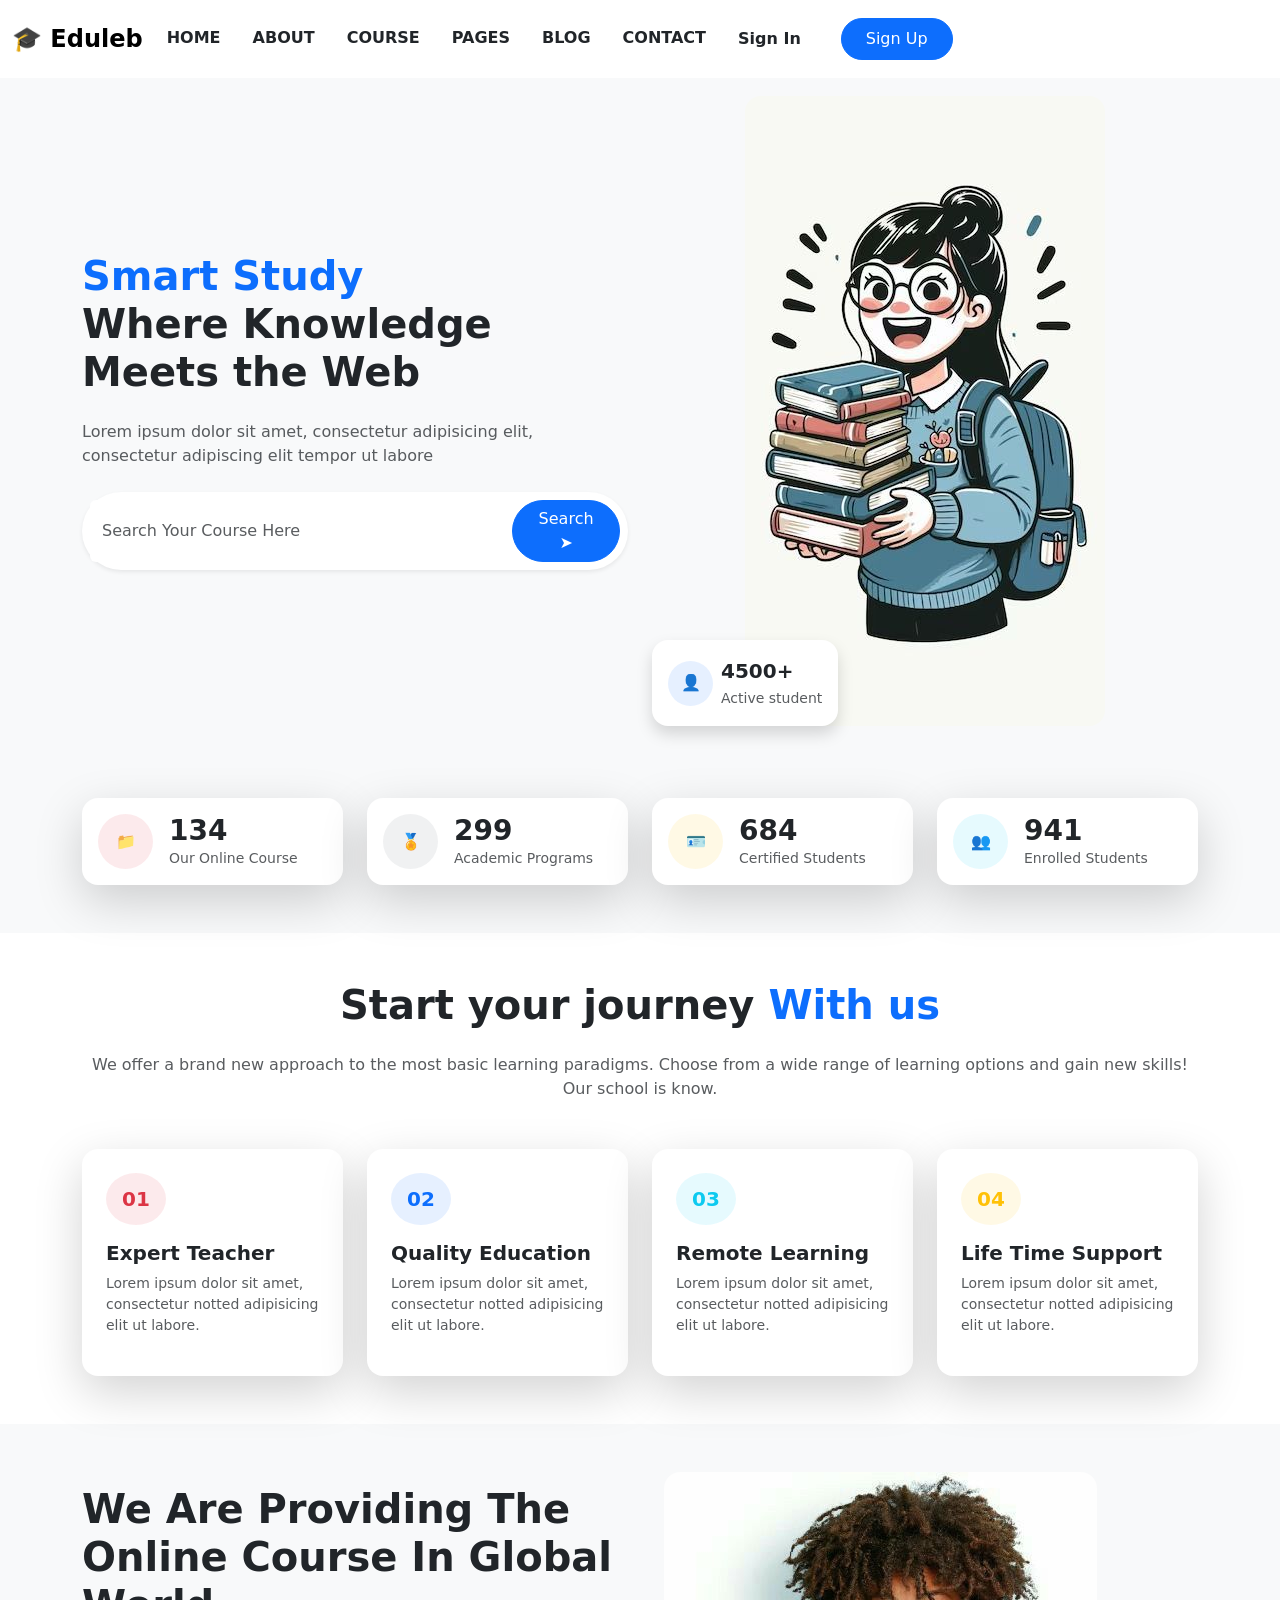
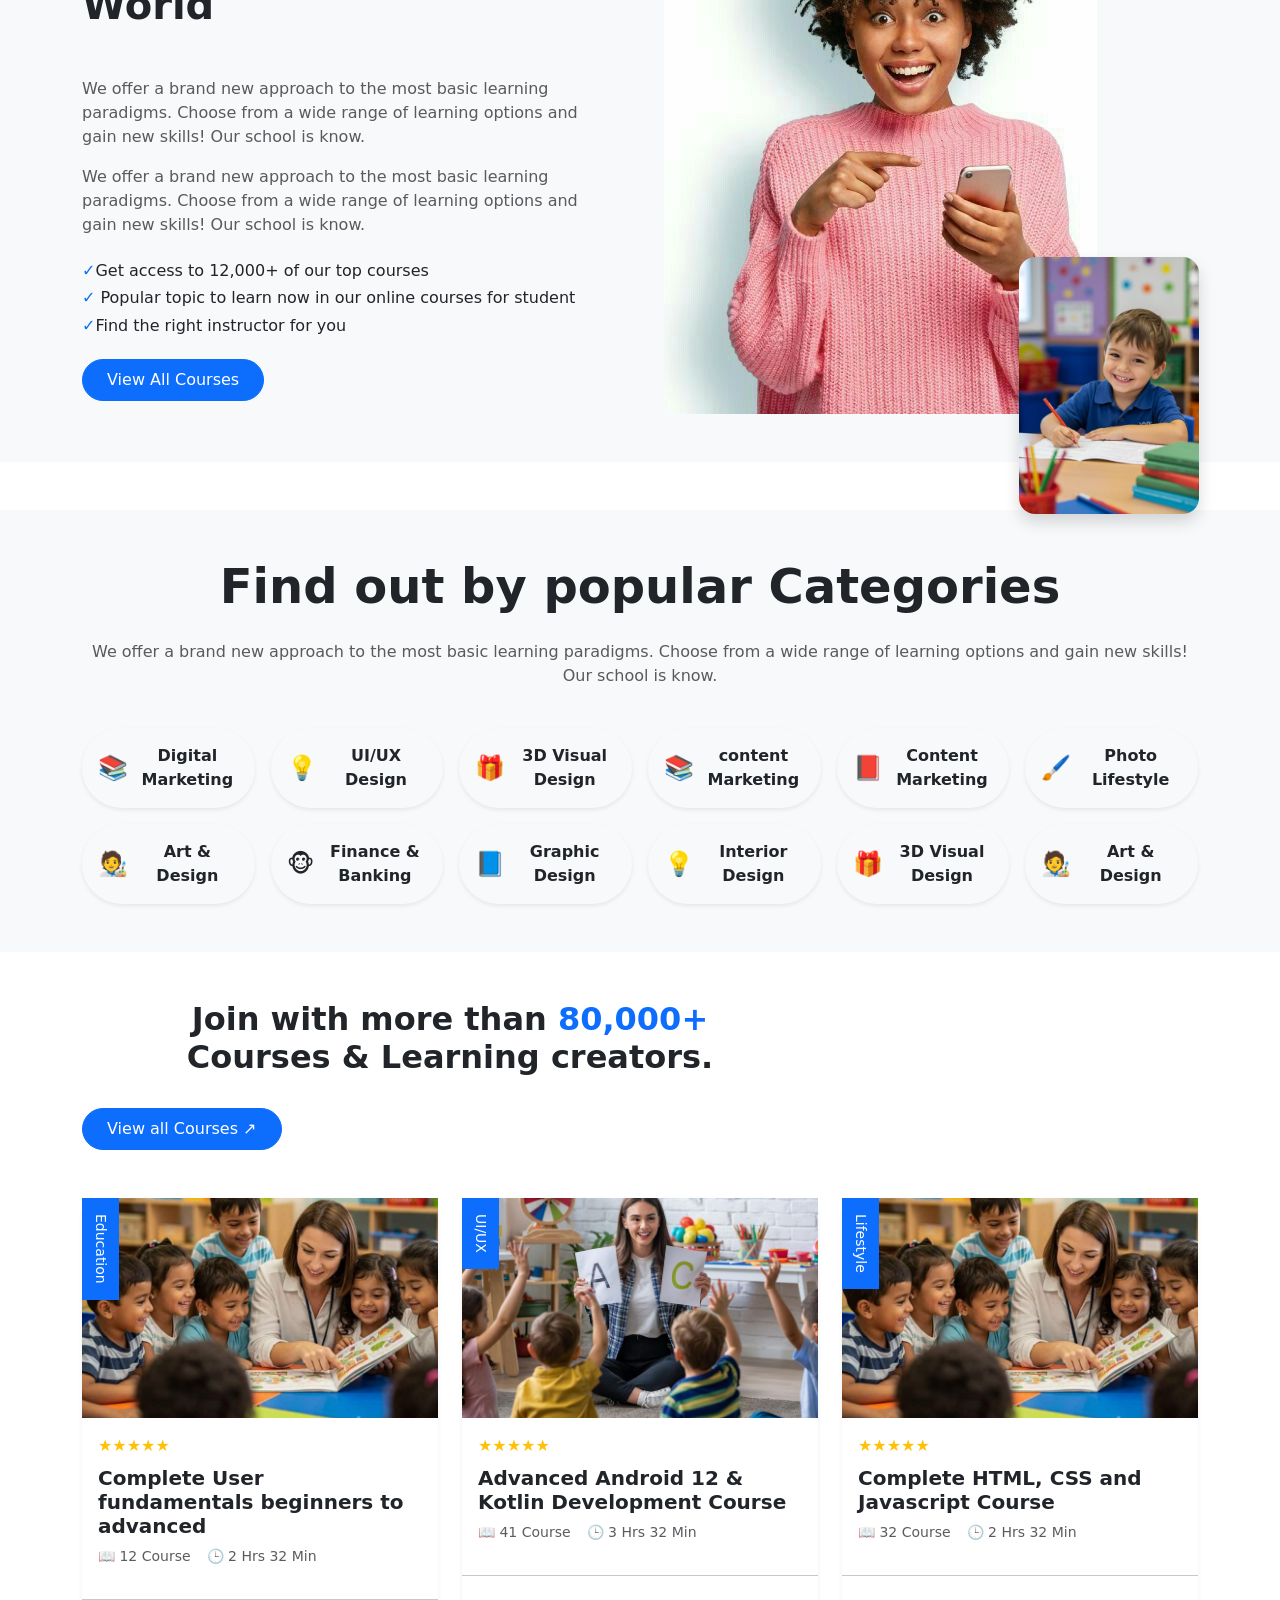
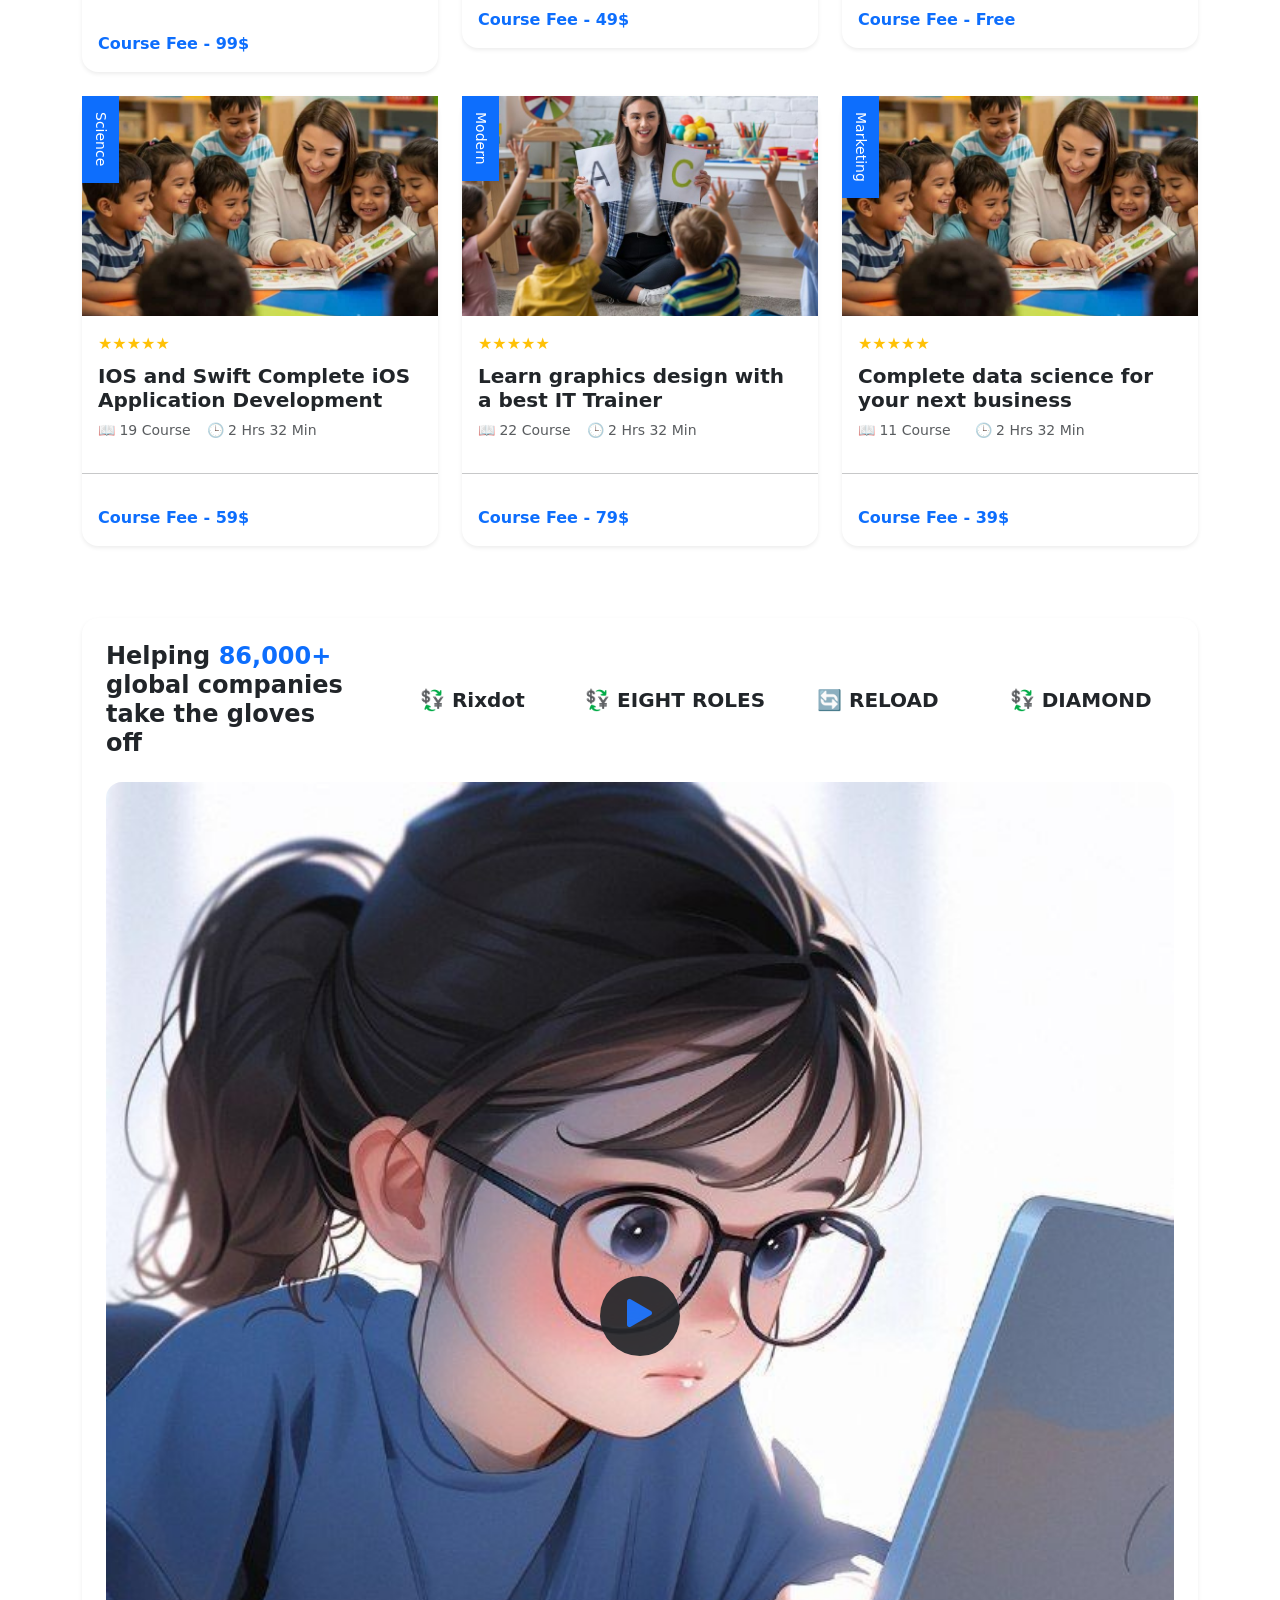
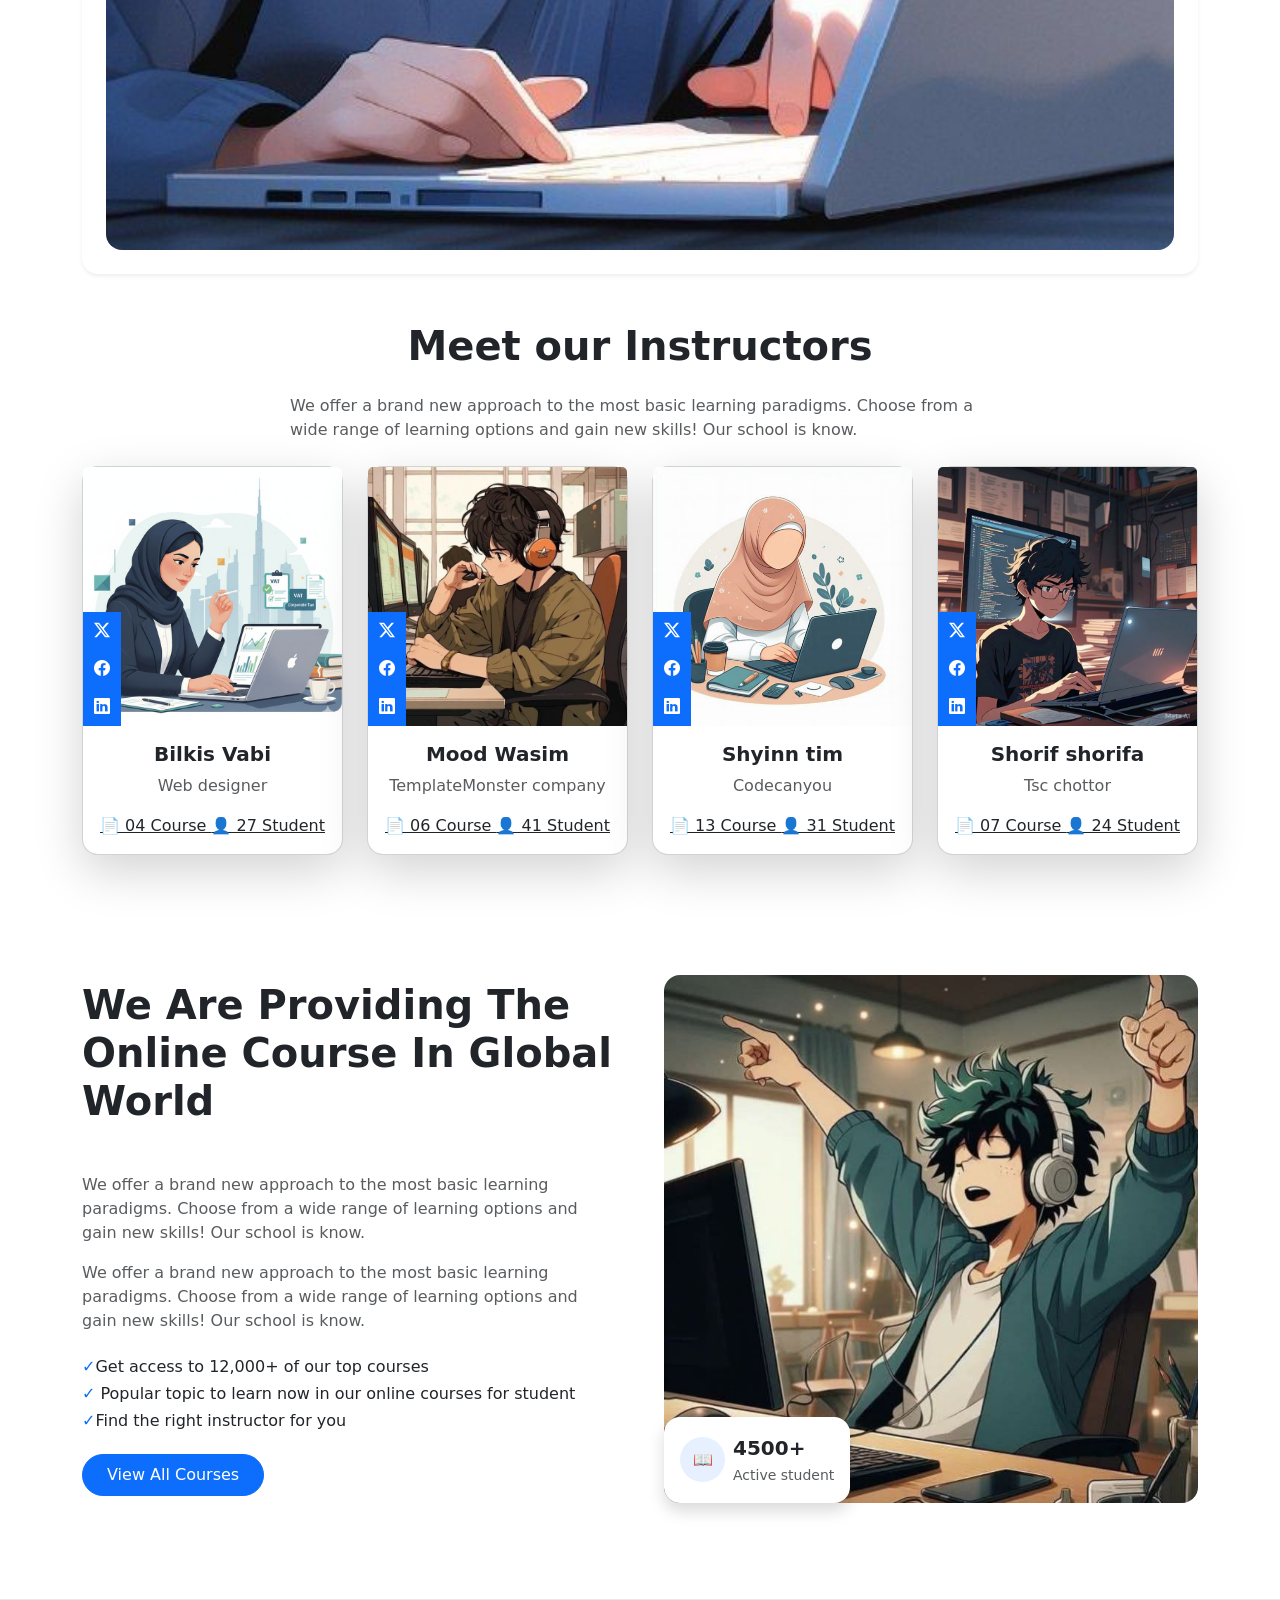
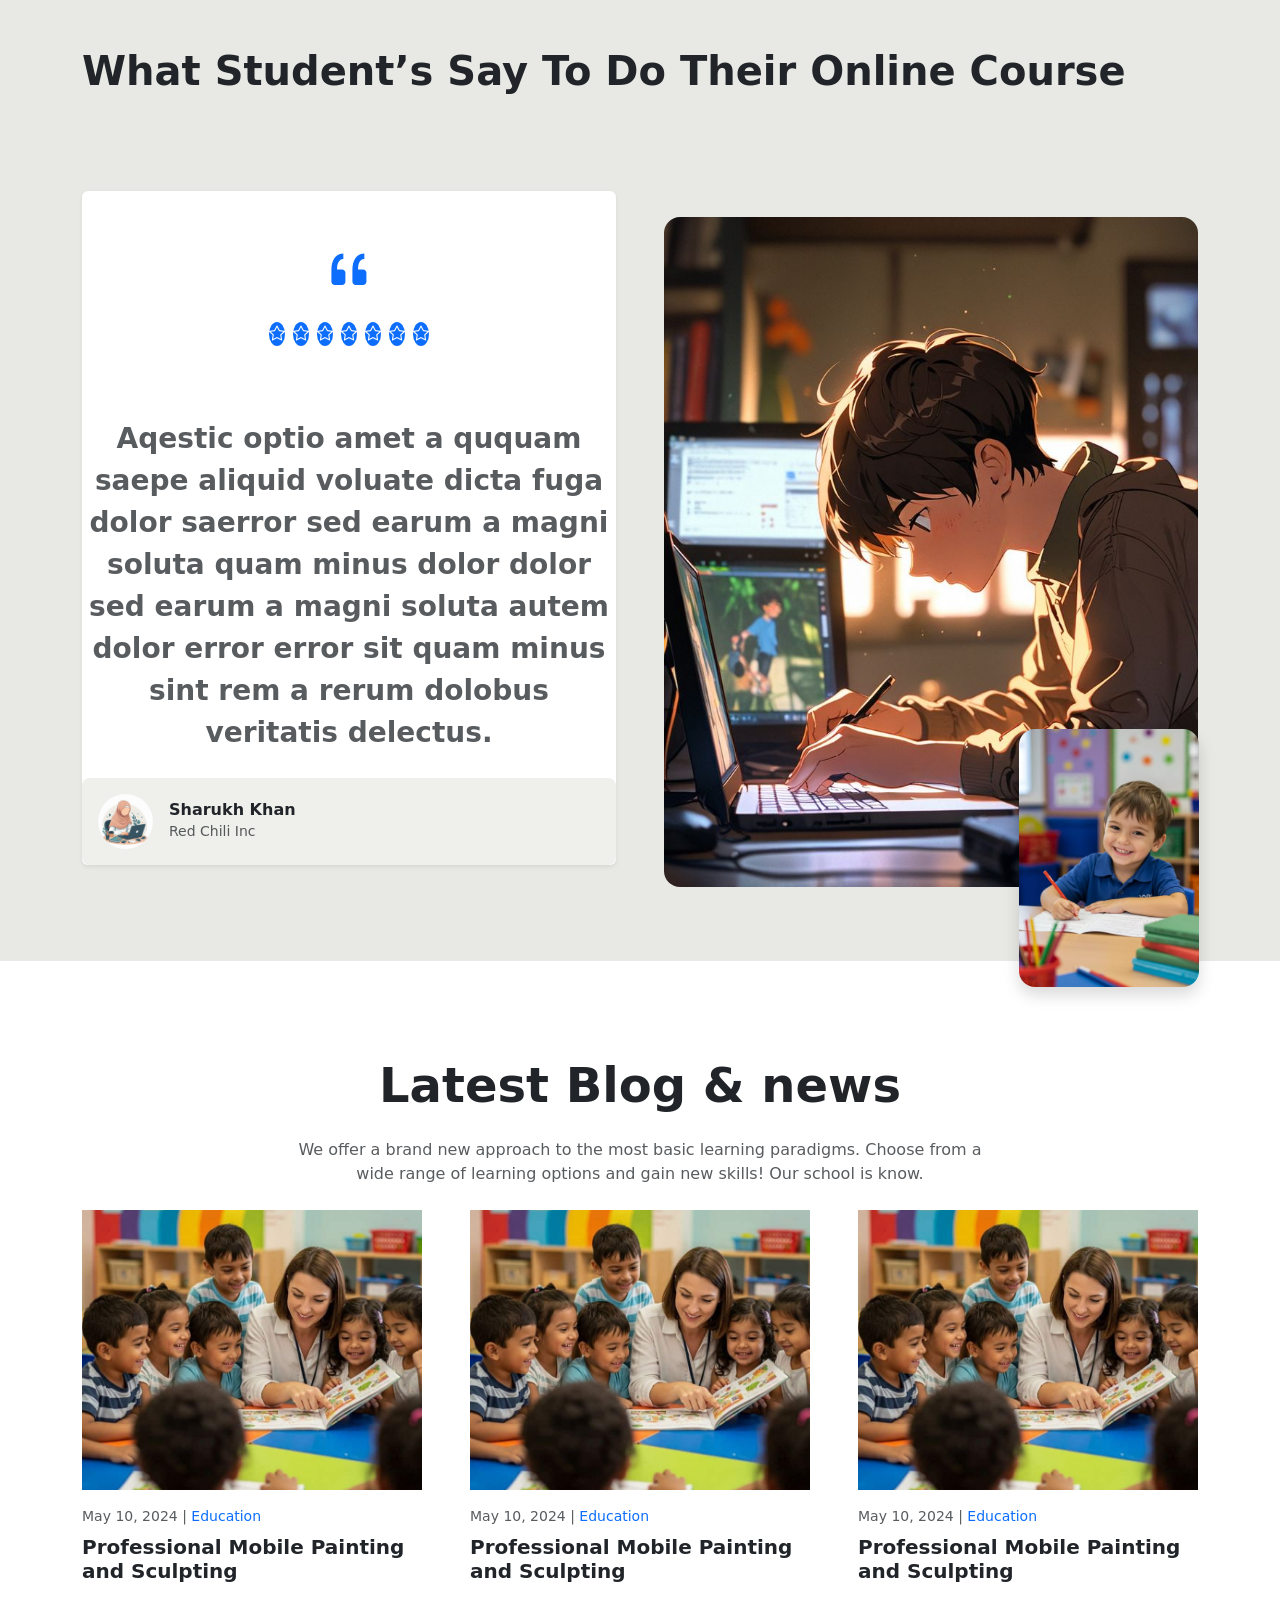
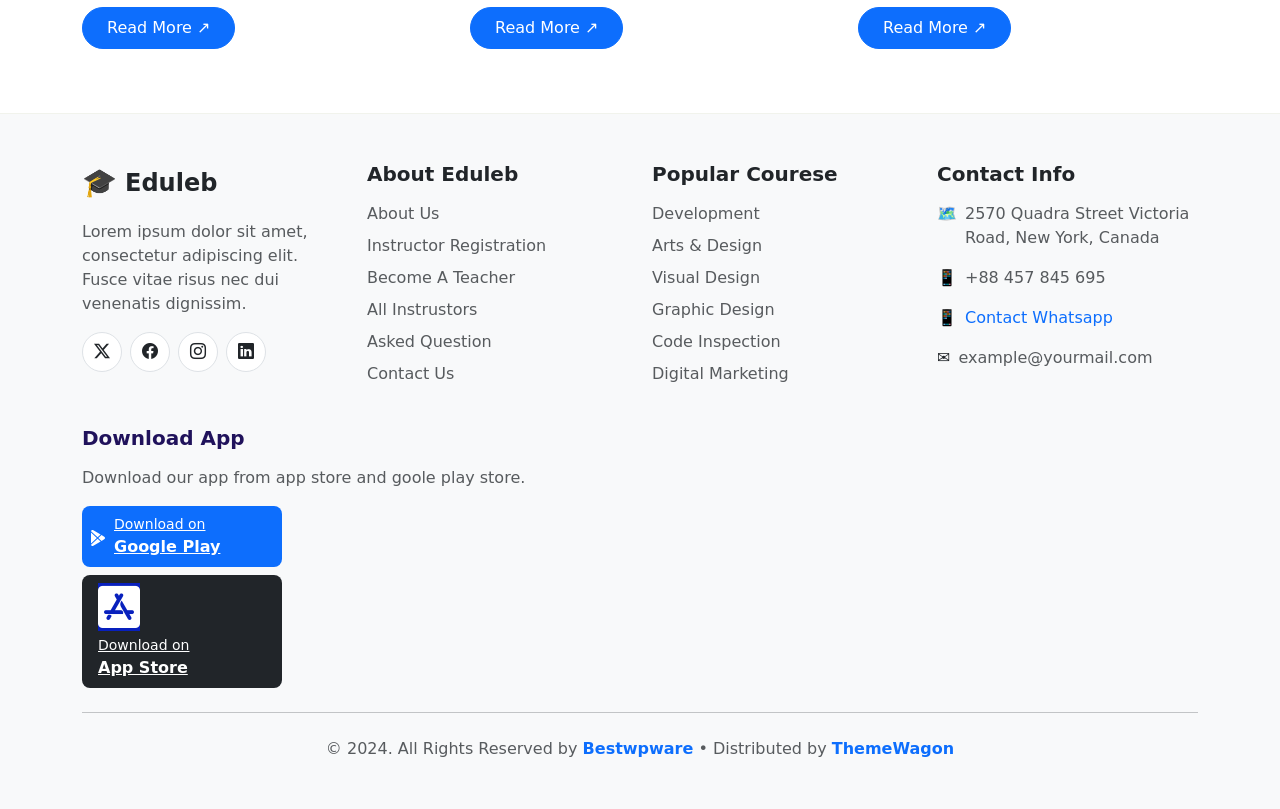
<file: index.html>
<!doctype html>
<html lang="ar" dir="">
  <head>
    <meta charset="UTF-8" />
    <meta name="viewport" content="width=device-width, initial-scale=1.0" />
    <title></title>

    <link
      rel="stylesheet"
      href="	https://cdn.jsdelivr.net/npm/bootstrap@5.2.3/dist/css/bootstrap.min.css"
    />
    <!--     رابظ ايقوناتت -->
    <link
      rel="stylesheet"
      href="https://cdn.jsdelivr.net/npm/bootstrap-icons@1.13.1/font/bootstrap-icons.min.css"
    />
<!-- ربط مكتبة FontAwesome (للأيقونات الاحترافية مثل أبل) -->
<link rel="stylesheet" href="https://cdnjs.cloudflare.com/ajax/libs/font-awesome/6.5.1/css/all.min.css">
    <!-- اخر درس   ولايقونات        -->
    <link
      rel="stylesheet"
      href="https://cdn.jsdelivr.net/npm/bootstrap-icons@1.13.1/font/bootstrap-icons.min.css"
    />
    <!--عشاان الخطوط تحت راوابط تأكد من هذا الرابط -->
    <link
      href="https://cdn.jsdelivr.net/npm/bootstrap@5.3.0/dist/css/bootstrap.min.css"
      rel="stylesheet"
    />

    <style>
      .hover-scale {
        transition: transform 0.4s ease;
      }
      .hover-scale:hover {
        transform: scale(1.08);
      }
     
      .btn-hover-red:hover {
        background-color: rgb(160, 92, 92) !important;
      }
    </style>
  </head>
  <body>
    <div class="navbar navbar-expand-lg bg-white py-3 fixed-top">
      <div class="container-fluid">
        <a class="navbar-brand fw-bold fs-4" href="#">🎓 Eduleb</a>
        <button
          class="navbar-toggler"
          type="button"
          data-bs-toggle="offcanvas"
          data-bs-target="#offcanvasExample"
          data-bs-content="offcanvasExample"
        >
          <span class="navbar-toggler-icon"></span>
        </button>

        <div
          class="offcanvas offcanvas-end bg-dark text-white"
          tabindex="-1"
          id="offcanvasExample"
          data-bs-scroll="true"
          data-bs-backdrop="false"
        >
          <div class="offcanvas-header">
            <h5 class="offcanvas-title">menu</h5>
            <button
              type="button"
              class="btn-close"
              data-bs-dismiss="offcanvas"
            ></button>
          </div>
          <div class="offcanvas-body bg-white">
            <ul class="navbar-nav gap-3">
              <li class="nav-item">
                <a class="nav-link fw-semibold text-dark" href="./index.html">HOME</a>
              </li>
              <li class="nav-item">
                <a class="nav-link fw-semibold text-dark" href="./abut.html">ABOUT</a>
              </li>
              <li class="nav-item">
                <a class="nav-link fw-semibold text-dark" href="./course.html">COURSE</a>
              </li>
              <li class="nav-item">
                <a class="nav-link fw-semibold text-dark" href="./pages.html">PAGES</a>
              </li>
              <li class="nav-item">
                <a class="nav-link fw-semibold text-dark" href="./blog.html">BLOG</a>
              </li>
              <li class="nav-item">
                <a class="nav-link fw-semibold text-dark" href="./acont.html">CONTACT</a>
              </li>
            </ul>
            <div class="d-none d-lg-flex align-items-center gap-3">
              <a
                href="#"
                class="fw-semibold text-dark text-decoration-none px-4 py-2"
                >Sign In</a
              >
              <a href="./acont.html" class="btn btn-primary rounded-pill px-4 py-2"
                >Sign Up</a
              >
            </div>
          </div>
        </div>
      </div>
    </div>

    <!-- =================================== -->

    <div class="py-5 bg-light mt-5">
      <div class="container">
        <div class="row align-items-center">
          <div class="col-md-6">
            <h1 class="fw-bold">
              <span class="text-primary">Smart Study</span>
              <br />
              Where Knowledge Meets the Web
            </h1>
            <p class="text-muted my-4">
              Lorem ipsum dolor sit amet, consectetur adipisicing elit,
              consectetur adipiscing elit tempor ut labore
            </p>
            <div class="d-flex bg-white rounded-pill shadow-sm p-2">
              <input
                type="text"
                class="form-control border-0"
                placeholder="Search Your Course Here"
              />
              <button class="btn btn-primary rounded-pill px-4">
                Search ➤
              </button>
            </div>
          </div>

          <div class="col-md-6 d-none d-md-block">
            <div class="position-relative text-center">
              <img src="./1.jpg" class="img-fluid rounded-4" alt="Student" />

              <div
                class="position-absolute bottom-0 start-0 bg-white rounded-4 shadow p-3 d-flex align-items-center gap-2 hover-scale"
              >
                <div
                  class="bg-primary bg-opacity-10 text-primary rounded-circle d-flex align-items-center justify-content-center"
                  style="width: 45px; height: 45px"
                >
                  👤
                </div>
                <div class="text-start">
                  <div class="d-block fs-5 fw-bold">4500+</div>
                  <small class="text-muted">Active student</small>
                </div>
              </div>
            </div>
          </div>
        </div>
        <div class="row g-4 mt-5">
          <div class="col-md-3">
            <div
              class="bg-white rounded-4 shadow-lg p-3 d-flex align-items-center gap-3 h-100 hover-scale"
            >
              <div
                class="bg-danger bg-opacity-10 text-danger rounded-circle d-flex align-items-center justify-content-center"
                style="width: 55px; height: 55px"
              >
                📁
              </div>
              <div>
                <h3 class="fw-bold mb-0">134</h3>
                <p class="text-muted mb-0 small">Our Online Course</p>
              </div>
            </div>
          </div>
          <div class="col-md-3">
            <div
              class="bg-white rounded-4 shadow-lg p-3 d-flex align-items-center gap-3 h-100 hover-scale"
            >
              <div
                class="bg-secondary bg-opacity-10 rounded-circle d-flex align-items-center justify-content-center"
                style="width: 55px; height: 55px"
              >
                🏅
              </div>
              <div>
                <h3 class="fw-bold mb-0">299</h3>
                <p class="text-muted mb-0 small">Academic Programs</p>
              </div>
            </div>
          </div>
          <div class="col-md-3">
            <div
              class="bg-white rounded-4 shadow-lg p-3 d-flex align-items-center gap-3 h-100 hover-scale"
            >
              <div
                class="bg-warning bg-opacity-10 rounded-circle d-flex align-items-center justify-content-center"
                style="width: 55px; height: 55px"
              >
                🪪
              </div>
              <div>
                <h3 class="fw-bold mb-0">684</h3>
                <p class="text-muted mb-0 small">Certified Students</p>
              </div>
            </div>
          </div>
          <div class="col-md-3">
            <div
              class="bg-white rounded-4 shadow-lg p-3 d-flex align-items-center gap-3 h-100 hover-scale"
            >
              <div
                class="bg-info bg-opacity-10 rounded-circle d-flex align-items-center justify-content-center"
                style="width: 55px; height: 55px"
              >
                👥
              </div>
              <div>
                <h3 class="fw-bold mb-0">941</h3>
                <p class="text-muted mb-0 small">Enrolled Students</p>
              </div>
            </div>
          </div>
        </div>
      </div>
    </div>

    <!-- ============================================== -->
    <div class="container text-center mt-5">
      <h2 class="fw-bold fs-1">
        Start your journey <span class="text-primary">With us</span>
      </h2>
      <p class="text-muted my-4">
        We offer a brand new approach to the most basic learning paradigms.
        Choose from a wide range of learning options and gain new skills! Our
        school is know.
      </p>

      <div class="row g-4 mt-4">
        <div class="col-md-3 col-6">
          <div
            class="bg-white rounded-4 shadow-lg p-4 h-100 text-start hover-scale"
          >
            <div
              class="badge rounded-circle bg-danger bg-opacity-10 text-danger fs-5 p-3 mb-3"
            >
              01
            </div>
            <h5 class="fw-bold">Expert Teacher</h5>
            <p class="text-muted small">
              Lorem ipsum dolor sit amet, consectetur notted adipisicing elit ut
              labore.
            </p>
          </div>
        </div>

        <div class="col-md-3 col-6">
          <div
            class="bg-white rounded-4 shadow-lg p-4 h-100 text-start hover-scale"
          >
            <div
              class="badge rounded-circle bg-primary bg-opacity-10 text-primary fs-5 p-3 mb-3"
            >
              02
            </div>
            <h5 class="fw-bold">Quality Education</h5>
            <p class="text-muted small">
              Lorem ipsum dolor sit amet, consectetur notted adipisicing elit ut
              labore.
            </p>
          </div>
        </div>

        <div class="col-md-3 col-6">
          <div
            class="bg-white rounded-4 shadow-lg p-4 h-100 text-start hover-scale"
          >
            <div
              class="badge rounded-circle bg-info bg-opacity-10 text-info fs-5 p-3 mb-3"
            >
              03
            </div>
            <h5 class="fw-bold">Remote Learning</h5>
            <p class="text-muted small">
              Lorem ipsum dolor sit amet, consectetur notted adipisicing elit ut
              labore.
            </p>
          </div>
        </div>

        <div class="col-md-3 col-6">
          <div
            class="bg-white rounded-4 shadow-lg p-4 h-100 text-start hover-scale"
          >
            <div
              class="badge rounded-circle bg-warning bg-opacity-10 text-warning fs-5 p-3 mb-3"
            >
              04
            </div>
            <h5 class="fw-bold">Life Time Support</h5>
            <p class="text-muted small">
              Lorem ipsum dolor sit amet, consectetur notted adipisicing elit ut
              labore.
            </p>
          </div>
        </div>
      </div>
    </div>

    <!-- =============================== -->
    <div class="py-5 bg-light mt-5">
      <div class="container">
        <div class="row align-items-center g-5">
          <div class="col-md-6 mt-5">
            <h2 class="fw-bold display-6 mb-5">
              We Are Providing The Online Course In Global World
            </h2>

            <p class="text-muted">
              We offer a brand new approach to the most basic learning
              paradigms. Choose from a wide range of learning options and gain
              new skills! Our school is know.
            </p>

            <p class="text-muted">
              We offer a brand new approach to the most basic learning
              paradigms. Choose from a wide range of learning options and gain
              new skills! Our school is know.
            </p>

            <div class="mt-4">
              <h6>
                <span class="text-primary fw-semibold">✓</span>Get access to
                12,000+ of our top courses
              </h6>
              <h6>
                <span class="text-primary fw-semibold">✓</span> Popular topic to
                learn now in our online courses for student
              </h6>

              <h6>
                <span class="text-primary fw-semibold">✓</span>Find the right
                instructor for you
              </h6>
            </div>

            <button class="btn btn-primary rounded-pill px-4 py-2 mt-3">
              View All Courses
            </button>
          </div>

          <div class="col-md-6">
            <div class="position-relative">
              <img src="./2.jpg" class="img-fluid rounded-4" alt="Student" />

              <img
                src="./3.jpg"
                class="img-fluid rounded-4 position-absolute shadow"
                style="width: 180px; bottom: -100px; right: -1px"
              />
            </div>
          </div>
        </div>
      </div>
    </div>
    <!-- ------------------------- -->

    <div class="py-5 bg-light mt-5">
      <div class="container text-center">
        <h2 class="fw-bold display-5">Find out by popular Categories</h2>
        <p class="text-muted my-4">
          We offer a brand new approach to the most basic learning paradigms.
          Choose from a wide range of learning options and gain new skills! Our
          school is know.
        </p>

        <div class="row g-3 justify-content-center mt-4">
          <div class="col-6 col-md-2">
            <button
              class="btn btn-outline-primary text-dark rounded-pill shadow-sm p-3 d-flex align-items-center gap-2 border-0"
            >
              <span class="fs-4">📚</span>
              <span class="fw-semibold">Digital Marketing</span>
            </button>
          </div>

          <div class="col-6 col-md-2">
            <button
              class="btn btn-outline-primary text-dark rounded-pill shadow-sm p-3 d-flex align-items-center gap-2 border-0"
            >
              <span class="fs-4">💡</span>
              <span class="fw-semibold">UI/UX Design</span>
            </button>
          </div>

          <div class="col-6 col-md-2">
            <button
              class="btn btn-outline-primary text-dark rounded-pill shadow-sm p-3 d-flex align-items-center gap-2 border-0"
            >
              <span class="fs-4">🎁</span>
              <span class="fw-semibold">3D Visual Design</span>
            </button>
          </div>

          <div class="col-6 col-md-2">
            <button
              class="btn btn-outline-primary text-dark rounded-pill shadow-sm p-3 d-flex align-items-center gap-2 border-0"
            >
              <span class="fs-4">📚</span>
              <span class="fw-semibold">content Marketing</span>
            </button>
          </div>

          <div class="col-6 col-md-2">
            <button
              class="btn btn-outline-primary text-dark rounded-pill shadow-sm p-3 d-flex align-items-center gap-2 border-0"
            >
              <span class="fs-4">📕</span>
              <span class="fw-semibold">Content Marketing</span>
            </button>
          </div>

          <div class="col-6 col-md-2">
            <button
              class="btn btn-outline-primary text-dark rounded-pill shadow-sm p-3 d-flex align-items-center gap-2 border-0"
            >
              <span class="fs-4">🖌️</span>
              <span class="fw-semibold">Photo Lifestyle</span>
            </button>
          </div>

          <div class="col-6 col-md-2">
            <button
              class="btn btn-outline-primary text-dark rounded-pill shadow-sm p-3 d-flex align-items-center gap-2 border-0"
            >
              <span class="fs-4">🧑‍🎨</span>
              <span class="fw-semibold">Art & Design</span>
            </button>
          </div>

          <div class="col-6 col-md-2">
            <button
              class="btn btn-outline-primary text-dark rounded-pill shadow-sm p-3 d-flex align-items-center gap-2 border-0"
            >
              <span class="fs-4">🐵</span>
              <span class="fw-semibold">Finance & Banking</span>
            </button>
          </div>

          <div class="col-6 col-md-2">
            <button
              class="btn btn-outline-primary text-dark rounded-pill shadow-sm p-3 d-flex align-items-center gap-2 border-0"
            >
              <span class="fs-4">📘</span>
              <span class="fw-semibold">Graphic Design</span>
            </button>
          </div>

          <div class="col-6 col-md-2">
            <button
              class="btn btn-outline-primary text-dark rounded-pill shadow-sm p-3 d-flex align-items-center gap-2 border-0"
            >
              <span class="fs-4">💡</span>
              <span class="fw-semibold">Interior Design</span>
            </button>
          </div>

          <div class="col-6 col-md-2">
            <button
              class="btn btn-outline-primary text-dark rounded-pill shadow-sm p-3 d-flex align-items-center gap-2 border-0"
            >
              <span class="fs-4">🎁</span>
              <span class="fw-semibold">3D Visual Design</span>
            </button>
          </div>

          <div class="col-6 col-md-2">
            <button
              class="btn btn-outline-primary text-dark rounded-pill shadow-sm p-3 d-flex align-items-center gap-2 border-0"
            >
              <span class="fs-4">🧑‍🎨</span>
              <span class="fw-semibold">Art & Design</span>
            </button>
          </div>
        </div>
      </div>
    </div>

    <!-- ============================================== -->

    <div class="py-5">
      <div class="container">
        <div class="row align-items-center mb-4">
          <div class="col-md-8 text-center">
            <h2 class="fw-bold">
              Join with more than <span class="text-primary">80,000+</span
              ><br />
              Courses & Learning creators.
            </h2>
          </div>
        </div>

        <button class="btn btn-primary rounded-pill px-4 py-2">
          View all Courses ↗
        </button>

        <div class="row g-4 mt-4">
          <div class="col-md-4">
            <div class="bg-white rounded-4 shadow-sm">
              <div class="position-relative">
                <img
                  src="./4.jpg"
                  class="w-100"
                  style="height: 220px; object-fit: cover"
                />
                <span
                  class="position-absolute top-0 start-0 bg-primary text-white px-2 py-3 small btn-hover-red"
                  style="writing-mode: vertical-rl"
                  >Education</span
                >
              </div>
              <div class="p-3">
                <div class="text-warning mb-2">★★★★★</div>
                <h5 class="fw-bold">
                  Complete User fundamentals beginners to advanced
                </h5>
                <div class="text-muted small d-flex gap-3">
                  <span>📖 12 Course</span>
                  <span>🕒 2 Hrs 32 Min</span>
                </div>
              </div>
              <hr />
              <div class="p-3 fw-semibold text-primary">Course Fee - 99$</div>
            </div>
          </div>

          <div class="col-md-4">
            <div class="bg-white rounded-4 shadow-sm">
              <div class="position-relative">
                <img
                  src="./5.jpg"
                  class="w-100"
                  style="height: 220px; object-fit: cover"
                  alt="Course"
                />
                <span
                  class="position-absolute top-0 start-0 bg-primary text-white px-2 py-3 small btn-hover-red"
                  style="writing-mode: vertical-rl"
                  >UI/UX</span
                >
              </div>
              <div class="p-3">
                <div class="text-warning mb-2">★★★★★</div>
                <h5 class="fw-bold">
                  Advanced Android 12 & Kotlin Development Course
                </h5>
                <div class="text-muted small d-flex gap-3">
                  <span>📖 41 Course</span>
                  <span>🕒 3 Hrs 32 Min</span>
                </div>
              </div>
              <hr />
              <div class="p-3 fw-semibold text-primary">Course Fee - 49$</div>
            </div>
          </div>

          <div class="col-md-4">
            <div class="bg-white rounded-4 shadow-sm">
              <div class="position-relative">
                <img
                  src="./4.jpg"
                  class="w-100"
                  style="height: 220px; object-fit: cover"
                  alt="Course"
                />
                <span
                  class="position-absolute top-0 start-0 bg-primary text-white px-2 py-3 small btn-hover-red"
                  style="writing-mode: vertical-rl"
                  >Lifestyle</span
                >
              </div>
              <div class="p-3">
                <div class="text-warning mb-2">★★★★★</div>
                <h5 class="fw-bold">
                  Complete HTML, CSS and Javascript Course
                </h5>
                <div class="text-muted small d-flex gap-3">
                  <span>📖 32 Course</span>
                  <span>🕒 2 Hrs 32 Min</span>
                </div>
              </div>
              <hr />
              <div class="p-3 fw-semibold text-primary">Course Fee - Free</div>
            </div>
          </div>

          <div class="col-md-4">
            <div class="bg-white rounded-4 shadow-sm">
              <div class="position-relative">
                <img
                  src="./4.jpg"
                  class="w-100"
                  style="height: 220px; object-fit: cover"
                  alt="Course"
                />
                <span
                  class="position-absolute top-0 start-0 bg-primary text-white px-2 py-3 small btn-hover-red"
                  style="writing-mode: vertical-rl"
                  >Science</span
                >
              </div>
              <div class="p-3">
                <div class="text-warning mb-2">★★★★★</div>
                <h5 class="fw-bold">
                  IOS and Swift Complete iOS Application Development
                </h5>
                <div class="text-muted small d-flex gap-3">
                  <span>📖 19 Course</span>
                  <span>🕒 2 Hrs 32 Min</span>
                </div>
              </div>
              <hr />
              <div class="p-3 fw-semibold text-primary">Course Fee - 59$</div>
            </div>
          </div>

          <div class="col-md-4">
            <div class="bg-white rounded-4 shadow-sm">
              <div class="position-relative">
                <img
                  src="./5.jpg"
                  class="w-100"
                  style="height: 220px; object-fit: cover"
                  alt="Course"
                />
                <span
                  class="position-absolute top-0 start-0 bg-primary text-white px-2 py-3 small btn-hover-red"
                  style="writing-mode: vertical-rl"
                  >Modern</span
                >
              </div>
              <div class="p-3">
                <div class="text-warning mb-2">★★★★★</div>
                <h5 class="fw-bold">
                  Learn graphics design with a best IT Trainer
                </h5>
                <div class="text-muted small d-flex gap-3">
                  <span>📖 22 Course</span>
                  <span>🕒 2 Hrs 32 Min</span>
                </div>
              </div>
              <hr />
              <div class="p-3 fw-semibold text-primary">Course Fee - 79$</div>
            </div>
          </div>

          <div class="col-md-4">
            <div class="bg-white rounded-4 shadow-sm">
              <div class="position-relative">
                <img
                  src="./4.jpg"
                  class="w-100"
                  style="height: 220px; object-fit: cover"
                  alt="Course"
                />
                <span
                  class="position-absolute top-0 start-0 bg-primary text-white px-2 py-3 small btn-hover-red"
                  style="writing-mode: vertical-rl"
                  >Marketing</span
                >
              </div>
              <div class="p-3">
                <div class="text-warning mb-2">★★★★★</div>
                <h5 class="fw-bold">
                  Complete data science for your next business
                </h5>
                <div class="text-muted small d-flex gap-4">
                  <span>📖 11 Course</span>
                  <span>🕒 2 Hrs 32 Min</span>
                </div>
              </div>
              <hr />
              <div class="p-3 fw-semibold text-primary">Course Fee - 39$</div>
            </div>
          </div>
        </div>
      </div>
    </div>

    <!-- ========================================= -->

    <div class="py-4">
      <div class="container">
        <div class="bg-white rounded-4 shadow-sm p-4">
          <div class="row align-items-center g-4">
            <div class="col-lg-3 col-12">
              <h4 class="fw-bold mb-0">
                Helping <span class="text-primary">86,000+</span> global
                companies take the gloves off
              </h4>
            </div>

            <div class="col-lg-9 col-12">
              <div
                class="row row-cols-2 row-cols-md-4 g-3 align-items-center text-center"
              >
                <div class="col">
                  <span class="fw-bold fs-5">💱 Rixdot</span>
                </div>
                <div class="col">
                  <span class="fw-bold fs-5">💱 EIGHT ROLES</span>
                </div>
                <div class="col">
                  <span class="fw-bold fs-5">🔄 RELOAD </span>
                </div>
                <div class="col">
                  <span class="fw-bold fs-5">💱 DIAMOND </span>
                </div>
              </div>
            </div>
            <div class="position-relative">
              <a
                href="https://youtube.com/shorts/wAXpdPbMxas?si=ALmChWX3vxza5ljY"
                target="_blank"
                class="d-block"
              >
                <img src="./6.jpg" class="w-100 h-auto rounded-4" />

                <div class="position-absolute top-50 start-50 translate-middle">
                  <div
                    class="bg-dark rounded-circle d-flex align-items-center justify-content-center"
                    style="width: 80px; height: 80px; opacity: 0.9"
                  >
                    <i
                      class="bi bi-play-fill text-primary"
                      style="font-size: 50px"
                    ></i>
                  </div>
                </div>
              </a>
            </div>
          </div>
        </div>
      </div>
    </div>
    <!-- ================================================= -->
    <div class="py-4">
      <div class="container">
        <h2 class="fw-bold fs-1 text-center">Meet our Instructors</h2>
        <p class="text-muted mx-auto my-4" style="max-width: 700px">
          We offer a brand new approach to the most basic learning paradigms.
          Choose from a wide range of learning options and gain new skills! Our
          school is know.
        </p>
        <div class="row align-items-center g-4">
          <div class="col-md-3 col-6">
            <div class="card rounded-4 shadow-lg h-100 hover-scale">
              <div class="position-relative">
                <img src="./8.jpg" class="card-img-top" />
                <div
                  class="position-absolute bottom-0 start-0 d-flex flex-column"
                >
                  <a
                    href="#"
                    class="bg-primary text-white d-flex align-items-center justify-content-center btn-hover-red"
                    style="width: 38px; height: 38px"
                    ><i class="bi bi-twitter-x"></i
                  ></a>
                  <a
                    href="#"
                    class="bg-primary text-white d-flex align-items-center justify-content-center btn-hover-red"
                    style="width: 38px; height: 38px"
                    ><i class="bi bi-facebook"></i
                  ></a>
                  <a
                    href="#"
                    class="bg-primary text-white d-flex align-items-center justify-content-center btn-hover-red"
                    style="width: 38px; height: 38px"
                    ><i class="bi bi-linkedin"></i
                  ></a>
                </div>
              </div>

              <div class="card-body text-center">
                <h5 class="card-title fw-bold">Bilkis Vabi</h5>
                <p class="card-text text-muted">Web designer</p>
                <div>
                  <span class="text-decoration-underline">📄 04 Course </span>
                  <span class="text-decoration-underline"> 👤 27 Student</span>
                </div>
              </div>
            </div>
          </div>

          <div class="col-md-3 col-6">
            <div class="card rounded-4 shadow-lg h-100 hover-scale">
              <div class="position-relative">
                <img src="./9.jpg" class="card-img-top" />
                <div
                  class="position-absolute bottom-0 start-0 d-flex flex-column"
                >
                  <a
                    href="#"
                    class="bg-primary text-white d-flex align-items-center justify-content-center btn-hover-red"
                    style="width: 38px; height: 38px"
                    ><i class="bi bi-twitter-x"></i
                  ></a>
                  <a
                    href="#"
                    class="bg-primary text-white d-flex align-items-center justify-content-center btn-hover-red"
                    style="width: 38px; height: 38px"
                    ><i class="bi bi-facebook"></i
                  ></a>
                  <a
                    href="#"
                    class="bg-primary text-white d-flex align-items-center justify-content-center btn-hover-red"
                    style="width: 38px; height: 38px"
                    ><i class="bi bi-linkedin"></i
                  ></a>
                </div>
              </div>

              <div class="card-body text-center">
                <h5 class="card-title fw-bold">Mood Wasim</h5>
                <p class="card-text text-muted">TemplateMonster company</p>
                <div>
                  <span class="text-decoration-underline">📄 06 Course </span>
                  <span class="text-decoration-underline"> 👤 41 Student</span>
                </div>
              </div>
            </div>
          </div>

          <div class="col-md-3 col-6">
            <div class="card rounded-4 shadow-lg h-100 hover-scale">
              <div class="position-relative">
                <img src="./7.jpg" class="card-img-top" />
                <div
                  class="position-absolute bottom-0 start-0 d-flex flex-column"
                >
                  <a
                    href="#"
                    class="bg-primary text-white d-flex align-items-center justify-content-center btn-hover-red"
                    style="width: 38px; height: 38px"
                    ><i class="bi bi-twitter-x"></i
                  ></a>
                  <a
                    href="#"
                    class="bg-primary text-white d-flex align-items-center justify-content-center btn-hover-red"
                    style="width: 38px; height: 38px"
                    ><i class="bi bi-facebook"></i
                  ></a>
                  <a
                    href="#"
                    class="bg-primary text-white d-flex align-items-center justify-content-center btn-hover-red"
                    style="width: 38px; height: 38px"
                    ><i class="bi bi-linkedin"></i
                  ></a>
                </div>
              </div>

              <div class="card-body text-center">
                <h5 class="card-title fw-bold">Shyinn tim</h5>
                <p class="card-text text-muted">Codecanyou</p>
                <div>
                  <span class="text-decoration-underline">📄 13 Course </span>
                  <span class="text-decoration-underline"> 👤 31 Student</span>
                </div>
              </div>
            </div>
          </div>

          <div class="col-md-3 col-6">
            <div class="card rounded-4 shadow-lg h-100 hover-scale">
              <div class="position-relative">
                <img src="./10.jpg" class="card-img-top" />
                <div
                  class="position-absolute bottom-0 start-0 d-flex flex-column"
                >
                  <a
                    href="#"
                    class="bg-primary text-white d-flex align-items-center justify-content-center btn-hover-red"
                    style="width: 38px; height: 38px"
                    ><i class="bi bi-twitter-x"></i
                  ></a>
                  <a
                    href="#"
                    class="bg-primary text-white d-flex align-items-center justify-content-center btn-hover-red"
                    style="width: 38px; height: 38px"
                    ><i class="bi bi-facebook"></i
                  ></a>
                  <a
                    href="#"
                    class="bg-primary text-white d-flex align-items-center justify-content-center btn-hover-red"
                    style="width: 38px; height: 38px"
                    ><i class="bi bi-linkedin"></i
                  ></a>
                </div>
              </div>

              <div class="card-body text-center">
                <h5 class="card-title fw-bold">Shorif shorifa</h5>
                <p class="card-text text-muted">Tsc chottor</p>
                <div>
                  <span class="text-decoration-underline">📄 07 Course </span>
                  <span class="text-decoration-underline"> 👤 24 Student</span>
                </div>
              </div>
            </div>
          </div>
        </div>
      </div>
    </div>

    <!-- =============================================== -->

    <div class="py-5 mt-5">
      <div class="container">
        <div class="row align-items-center g-5">
          <div class="col-md-6 mt-5">
            <h2 class="fw-bold display-6 mb-5">
              We Are Providing The Online Course In Global World
            </h2>

            <p class="text-muted">
              We offer a brand new approach to the most basic learning
              paradigms. Choose from a wide range of learning options and gain
              new skills! Our school is know.
            </p>

            <p class="text-muted">
              We offer a brand new approach to the most basic learning
              paradigms. Choose from a wide range of learning options and gain
              new skills! Our school is know.
            </p>

            <div class="mt-4">
              <h6>
                <span class="text-primary fw-semibold">✓</span>Get access to
                12,000+ of our top courses
              </h6>
              <h6>
                <span class="text-primary fw-semibold">✓</span> Popular topic to
                learn now in our online courses for student
              </h6>

              <h6>
                <span class="text-primary fw-semibold">✓</span>Find the right
                instructor for you
              </h6>
            </div>

            <button class="btn btn-primary rounded-pill px-4 py-2 mt-3">
              View All Courses
            </button>
          </div>

          <div class="col-md-6">
            <div class="position-relative">
              <div class="position-relative text-center">
                <img src="./11.jpg" class="img-fluid rounded-4" alt="Student" />

                <div
                  class="position-absolute bottom-0 start-0 bg-white rounded-4 shadow p-3 d-flex align-items-center gap-2 hover-scale"
                >
                  <div
                    class="bg-primary bg-opacity-10 text-primary rounded-circle d-flex align-items-center justify-content-center"
                    style="width: 45px; height: 45px"
                  >
                    📖
                  </div>
                  <div class="text-start">
                    <div class="d-block fs-5 fw-bold">4500+</div>
                    <small class="text-muted">Active student</small>
                  </div>
                </div>
              </div>
            </div>
          </div>
        </div>
      </div>
    </div>
    <!-- ==================================================== -->

    <div class="py-5 mt-5" style="background-color: #e8e9e5">
      <div class="container">
        <div class="row align-items-center g-5">
          <h2 class="fw-bold display-6 mb-5">
            What Student’s Say To Do Their Online Course
          </h2>
          <div class="col-md-6 mt-5 mb-5">
            <div
              class="card border-0 shadow-sm mx-auto"
              style="max-width: 600px"
            >
              <div class="card-body p-4 p-md-5">
                <div
                  class="text-primary mb-3 d-flex align-items-center justify-content-center"
                  style="font-size: 3rem; line-height: 1"
                >
                  <i class="bi bi-quote text-primary display-4"></i>
                </div>
                <div
                  class="d-flex gap-2 mb-4 text-primary d-flex align-items-center justify-content-center"
                >
                  <span class="bg-primary text-white rounded-circle"
                    ><i class="bi bi-star"></i
                  ></span>
                  <span class="bg-primary text-white rounded-circle"
                    ><i class="bi bi-star"></i
                  ></span>
                  <span class="bg-primary text-white rounded-circle"
                    ><i class="bi bi-star"></i
                  ></span>
                  <span class="bg-primary text-white rounded-circle"
                    ><i class="bi bi-star"></i
                  ></span>
                  <span class="bg-primary text-white rounded-circle"
                    ><i class="bi bi-star"></i
                  ></span>
                  <span class="bg-primary text-white rounded-circle"
                    ><i class="bi bi-star"></i
                  ></span>
                  <span class="bg-primary text-white rounded-circle"
                    ><i class="bi bi-star"></i
                  ></span>
                </div>
              </div>
              <p class="text-muted mb-4 fw-semibold fs-3 text-center">
                Aqestic optio amet a ququam saepe aliquid voluate dicta fuga
                dolor saerror sed earum a magni soluta quam minus dolor dolor
                sed earum a magni soluta autem dolor error error sit quam minus
                sint rem a rerum dolobus veritatis delectus.
              </p>

              <div
                class="rounded-3 p-3 d-flex align-items-center gap-3"
                style="background-color: #eff0eb"
              >
                <img
                  src="./7.jpg"
                  class="rounded-circle"
                  style="width: 55px; height: 55px; object-fit: cover"
                  alt="Sharukh Khan"
                />
                <div>
                  <h6 class="fw-bold mb-0">Sharukh Khan</h6>
                  <small class="text-muted">Red Chili Inc</small>
                </div>
              </div>
            </div>
          </div>
          <div class="col-md-6">
            <div class="position-relative">
              <img src="./12.jpg" class="img-fluid rounded-4" alt="Student" />

              <img
                src="./3.jpg"
                class="img-fluid rounded-4 position-absolute shadow"
                style="width: 180px; bottom: -100px; right: -1px"
              />
            </div>
          </div>
        </div>
      </div>
    </div>

    <div class="py-5 mt-5">
      <div class="container text-center">
        <h2 class="fw-bold display-5">Latest Blog & news</h2>
        <p class="text-muted mx-auto my-4" style="max-width: 700px">
          We offer a brand new approach to the most basic learning paradigms.
          Choose from a wide range of learning options and gain new skills! Our
          school is know.
        </p>

        <div class="row align-items-center g-5">
          <div class="col-md-4 col-12">
            <div class="card border-0 h-100 text-start">
              <img
                src="./4.jpg"
                style="height: 280px; object-fit: cover"
                alt="Blog"
              />
              <div class="card-body px-0">
                <p class="text-muted small mb-2">
                  May 10, 2024 |
                  <a href="#" class="text-decoration-none">Education</a>
                </p>
                <h5 class="card-title fw-bold">
                  Professional Mobile Painting and Sculpting
                </h5>
                <a href="#" class="btn btn-primary rounded-pill px-4 py-2 mt-3"
                  >Read More ↗</a
                >
              </div>
            </div>
          </div>

          <div class="col-md-4 col-12">
            <div class="card border-0 h-100 text-start">
              <img
                src="./4.jpg"
                style="height: 280px; object-fit: cover"
                alt="Blog"
              />
              <div class="card-body px-0">
                <p class="text-muted small mb-2">
                  May 10, 2024 |
                 <a href="#" class="text-decoration-none">Education</a>
                </p>
                <h5 class="card-title fw-bold">
                  Professional Mobile Painting and Sculpting
                </h5>
                <a href="#" class="btn btn-primary rounded-pill px-4 py-2 mt-3"
                  >Read More ↗</a
                >
              </div>
            </div>
          </div>
          <div class="col-md-4 col-12">
            <div class="card border-0 h-100 text-start">
              <img
                src="4.jpg"
                style="height: 280px; object-fit: cover"
                alt="Blog"
              />
              <div class="card-body px-0">
                <p class="text-muted small mb-2">
                  May 10, 2024 |
                  <a href="#" class="text-decoration-none">Education</a>
                </p>
                <h5 class="card-title fw-bold">
                  Professional Mobile Painting and Sculpting
                </h5>
                <a href="#" class="btn btn-primary rounded-pill px-4 py-2 mt-3"
                  >Read More ↗</a
                >
              </div>
            </div>
          </div>
        </div>
      </div>
    </div>











<footer class="py-5 bg-light" style="border-top: 1px solid #f1f3ec ">
  <div class="container">
    <div class="row g-4">
      <div class="col-md-3 col-6">
        <a href="#" class="d-flex align-items-center gap-2 text-decoration-none mb-3">
          <span class="fs-3">🎓</span>
          <span class="fw-bold fs-4 text-dark">Eduleb</span>
        </a>
        <p class="text-muted">
          Lorem ipsum dolor sit amet, consectetur adipiscing elit. Fusce vitae risus nec dui
          venenatis dignissim.
        </p>
        <div class="d-flex gap-2 mt-3">
          <a href="#" class="bg-white border rounded-circle d-flex align-items-center justify-content-center text-dark btn-hover-red" style="width:40px;height:40px;"><i class="bi bi-twitter-x"></i></a>
          <a href="#" class="bg-white border rounded-circle d-flex align-items-center justify-content-center text-dark btn-hover-red" style="width:40px;height:40px;"><i class="bi bi-facebook"></i></a>
          <a href="#" class="bg-white border rounded-circle d-flex align-items-center justify-content-center text-dark btn-hover-red" style="width:40px;height:40px;"><i class="bi bi-instagram"></i></a>
          <a href="#" class="bg-white border rounded-circle d-flex align-items-center justify-content-center text-dark btn-hover-red" style="width:40px;height:40px;"><i class="bi bi-linkedin"></i></a>
        </div>
      </div>

   
      <div class="col-md-3 col-6">
        <h5 class="fw-bold mb-3">About Eduleb</h5>
        <ul class="list-unstyled">
          <li class="mb-2"><a href="#" class="link-primary text-muted text-decoration-none ">About Us</a></li>
          <li class="mb-2"><a href="#" class="link-primary text-muted text-decoration-none">Instructor Registration</a></li>
          <li class="mb-2"><a href="#" class="link-primary text-muted text-decoration-none">Become A Teacher</a></li>
          <li class="mb-2"><a href="#" class="link-primary text-muted text-decoration-none">All Instrustors</a></li>
          <li class="mb-2"><a href="#" class="link-primary text-muted text-decoration-none">Asked Question</a></li>
          <li class="mb-2"><a href="#" class="link-primary text-muted text-decoration-none">Contact Us</a></li>
        </ul>
      </div>

  
      <div class="col-md-3 col-6">
        <h5 class="fw-bold mb-3">Popular Courese</h5>
        <ul class="list-unstyled">
          <li class="mb-2"><a href="#" class="link-primary text-muted text-decoration-none">Development</a></li>
          <li class="mb-2"><a href="#" class="link-primary text-muted text-decoration-none">Arts & Design</a></li>
          <li class="mb-2"><a href="#" class="link-primary text-muted text-decoration-none">Visual Design</a></li>
          <li class="mb-2"><a href="#" class="link-primary text-muted text-decoration-none">Graphic Design</a></li>
          <li class="mb-2"><a href="#" class="link-primary text-muted text-decoration-none">Code Inspection</a></li>
          <li class="mb-2"><a href="#" class="link-primary text-muted text-decoration-none">Digital Marketing</a></li>
        </ul>
      </div>

    
      <div class="col-md-3 col-6">
        <h5 class="fw-bold mb-3">Contact Info</h5>
        <div class="d-flex gap-2 mb-3">
          <span>🗺️</span>
          <span class="text-muted">2570 Quadra Street Victoria Road, New York, Canada</span>
        </div>
        <div class="d-flex gap-2 mb-3">
          <span>📱</span>
          <span class="text-muted">+88 457 845 695</span>
        </div>
        <div class="d-flex gap-2 mb-3">
          <span>📱</span>
          <a href="#" class="text-primary text-decoration-none">Contact Whatsapp</a>
        </div>
        <div class="d-flex gap-2 mb-3">
          <span>✉️</span>
          <span class="text-muted">example@yourmail.com</span>
        </div>
      </div>

     
      <div class="col-md-12">
        <h5 class="fw-bold mb-3" style="color: rgb(32, 18, 91);"
        >Download App</h5>
        <p class="text-muted">
          Download our app from app store and goole play store.
        </p>
        <a href="#" class="d-flex align-items-center gap-2 bg-primary text-white rounded-3 p-2 mb-2" style="width:200px;">
          <span class="fs-4"><svg xmlns="http://www.w3.org/2000/svg" width="16" height="16" fill="currentColor" class="bi bi-google-play" viewBox="0 0 16 16">
  <path d="M14.222 9.374c1.037-.61 1.037-2.137 0-2.748L11.528 5.04 8.32 8l3.207 2.96zm-3.595 2.116L7.583 8.68 1.03 14.73c.201 1.029 1.36 1.61 2.303 1.055zM1 13.396V2.603L6.846 8zM1.03 1.27l6.553 6.05 3.044-2.81L3.333.215C2.39-.341 1.231.24 1.03 1.27"/>
</svg></span>
          <span>
            <small class="d-block">Download on</small>
            <strong>Google Play</strong>
          </span>
        </a>
        <a href="#" class="d-flex align-items-center gap-2 bg-dark text-white rounded-3 p-2" style="width:200px;">
          <span class="fs-4"></span>
          <span>
            <span class="fs-4"><i class="fa-brands fa-app-store-ios fa-2x" style="color: #fff; background-color: rgb(8, 32, 189);"></i></span>
            <small class="d-block">Download on</small>
            <strong>App Store</strong>
          </span>
        </a>
      </div>

    </div>

    
    <hr class="my-4">
    <p class="text-center text-muted mb-0">
      © 2024. All Rights Reserved by 
      <a href="#" class="text-primary text-decoration-none fw-semibold">Bestwpware</a>
      • Distributed by <a href="#" class="text-primary text-decoration-none fw-semibold">ThemeWagon</a>
    </p>

  </div>
</footer>









    <script src="	https://cdn.jsdelivr.net/npm/bootstrap@5.2.3/dist/js/bootstrap.bundle.min.js"></script>
    <script src="https://cdn.jsdelivr.net/npm/@popperjs/core@2.11.6/dist/umd/popper.min.js"></script>
  </body>
</html>
</file>
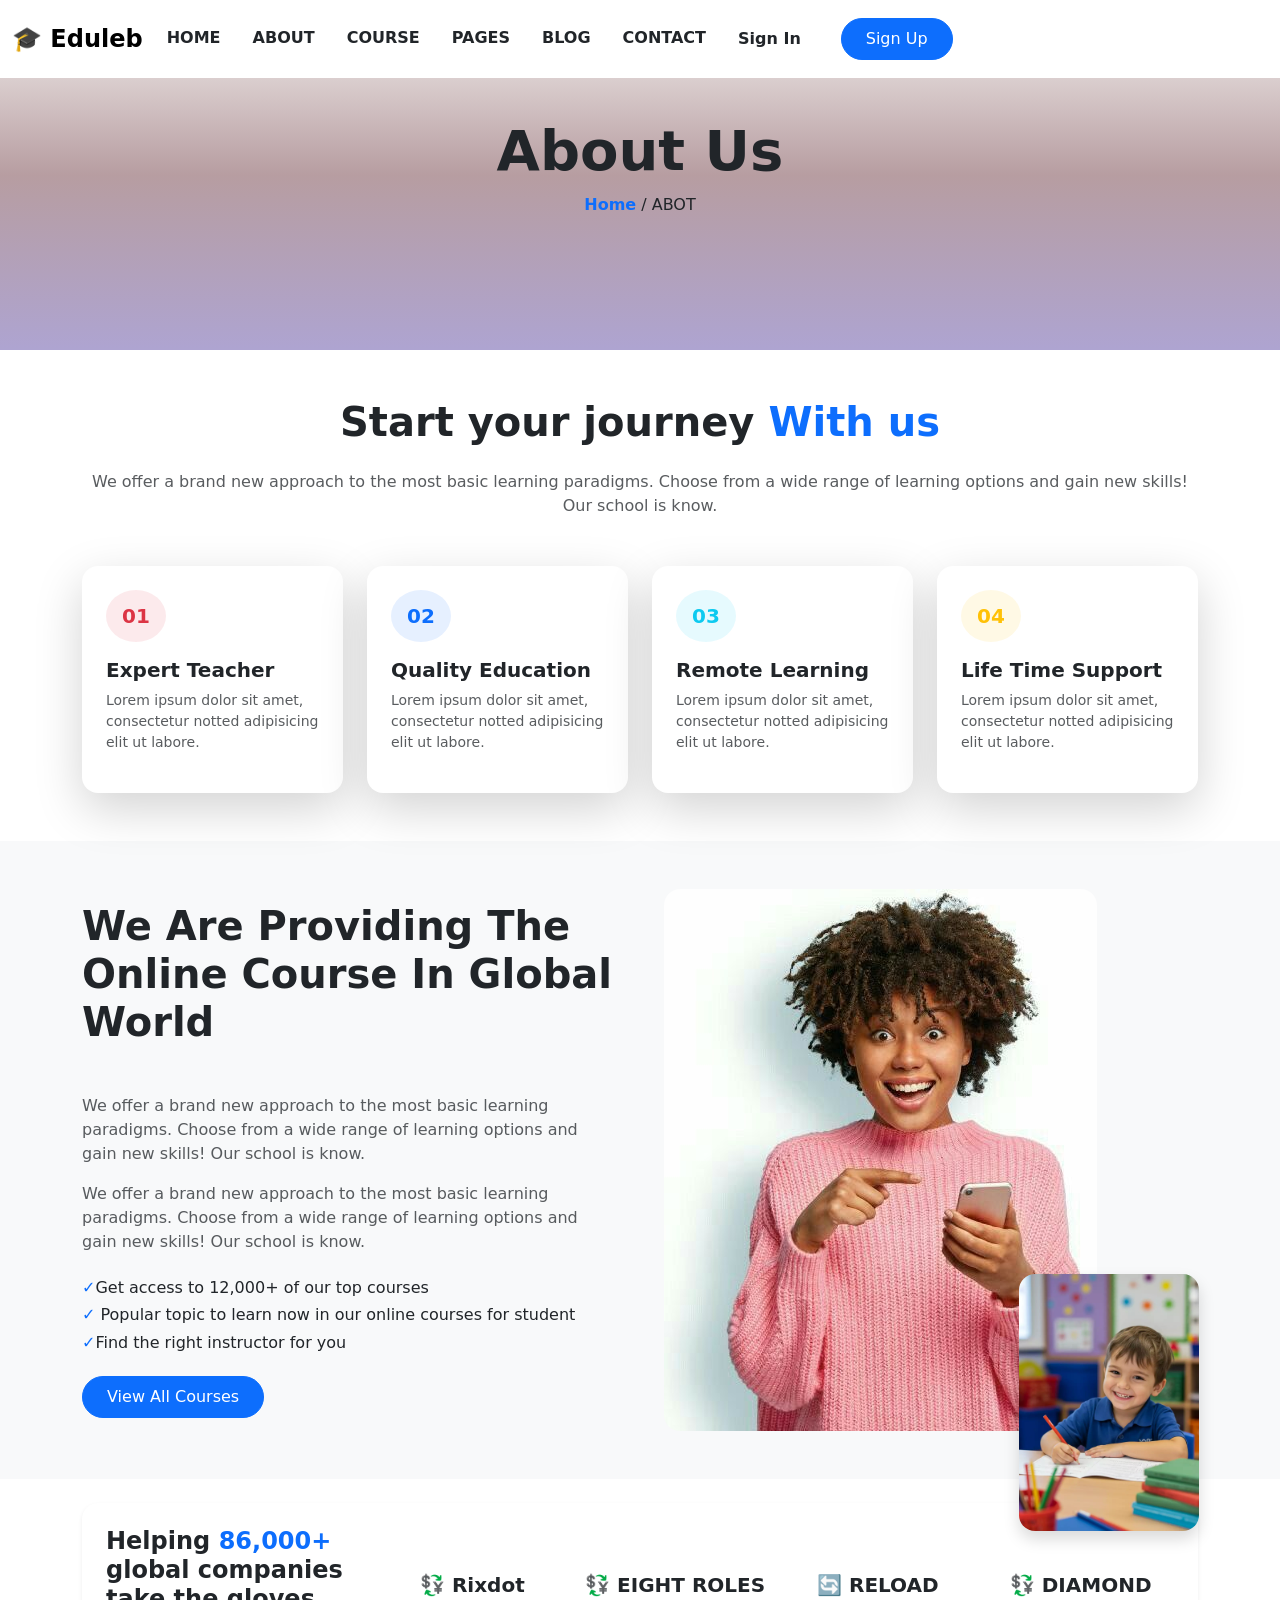
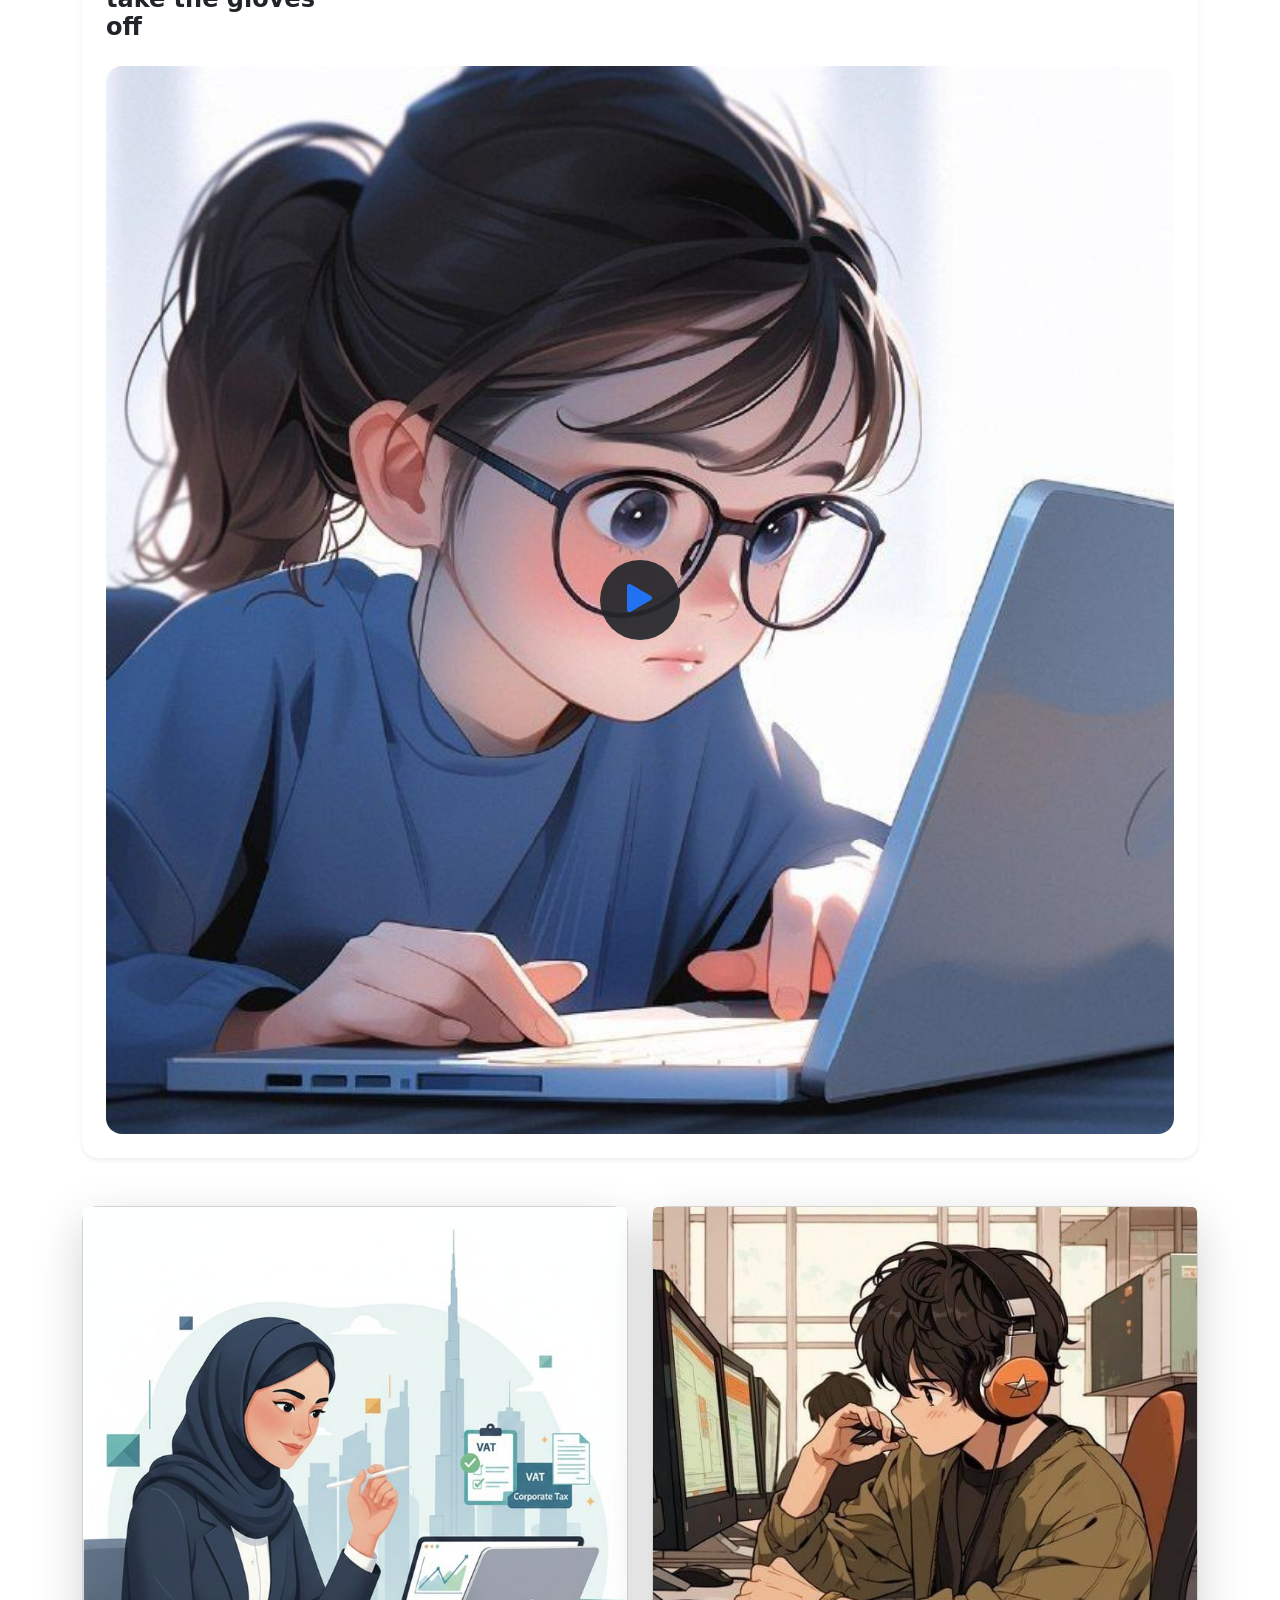
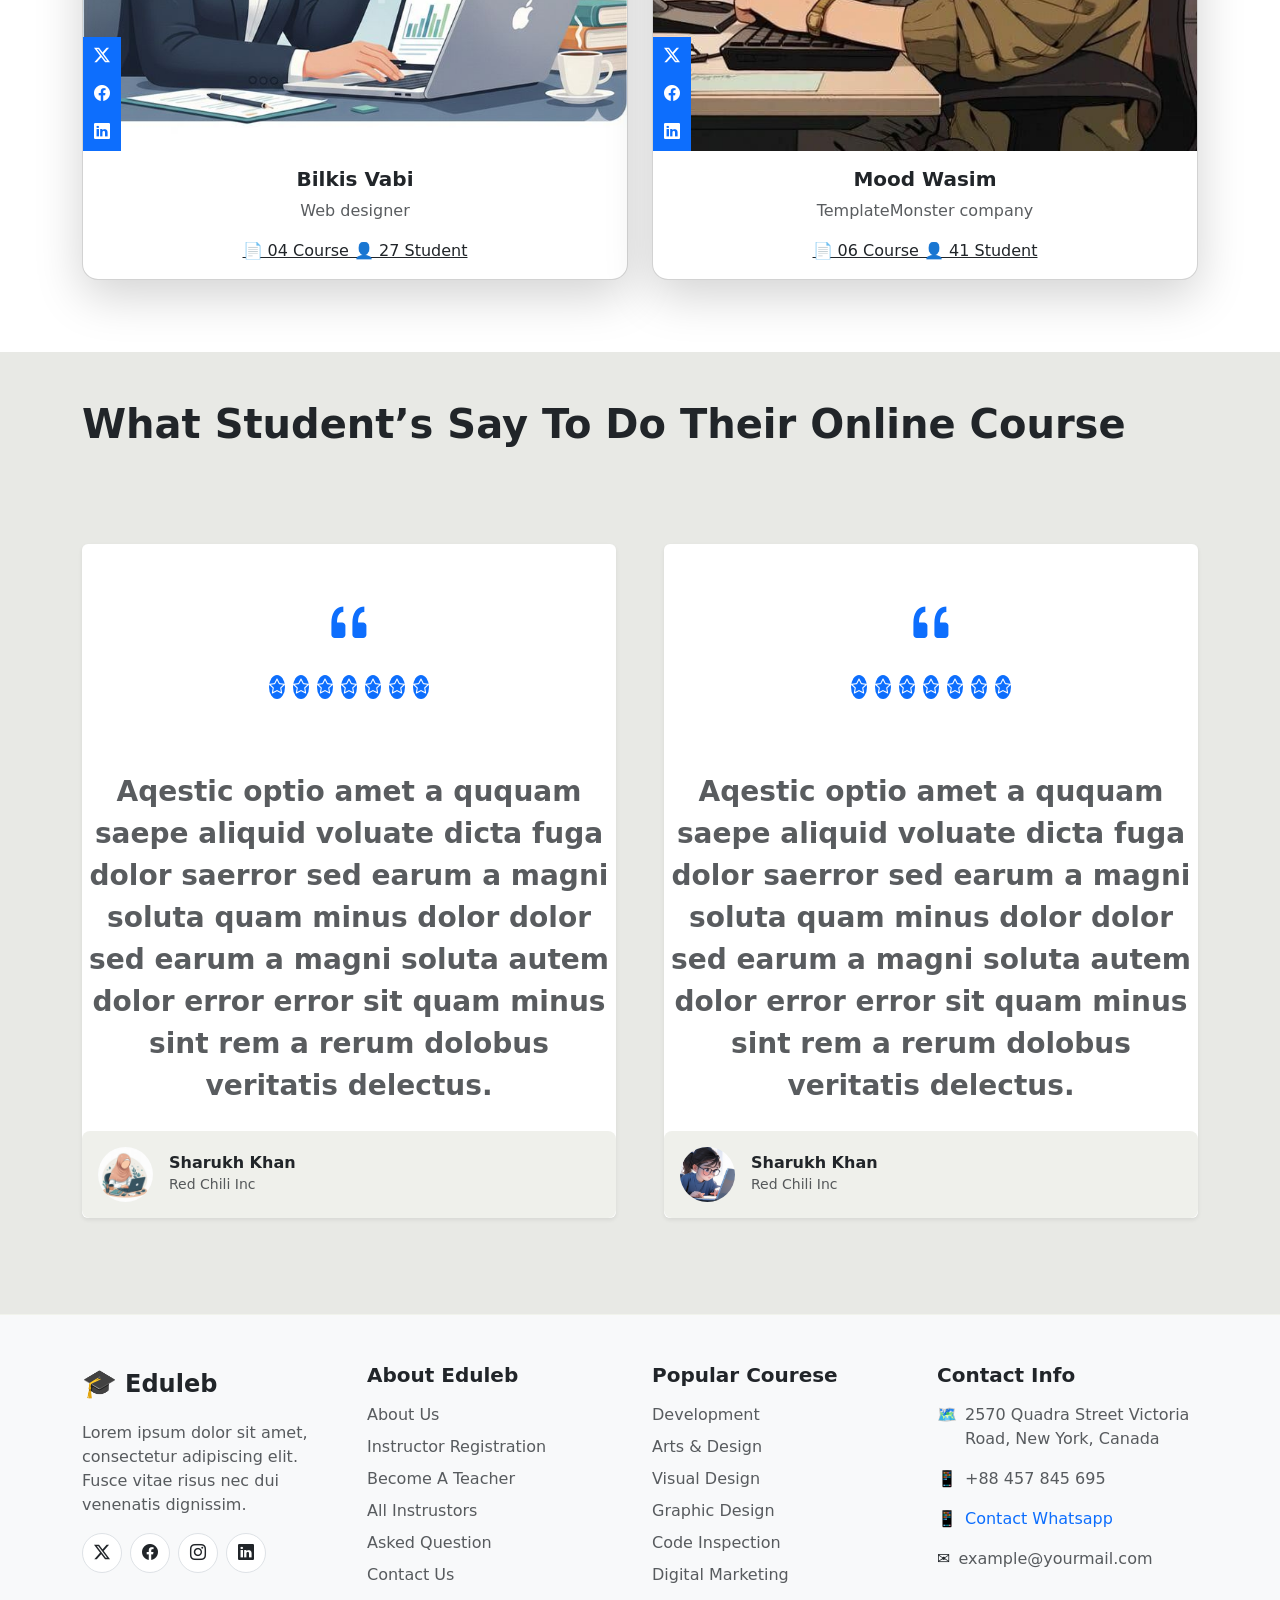
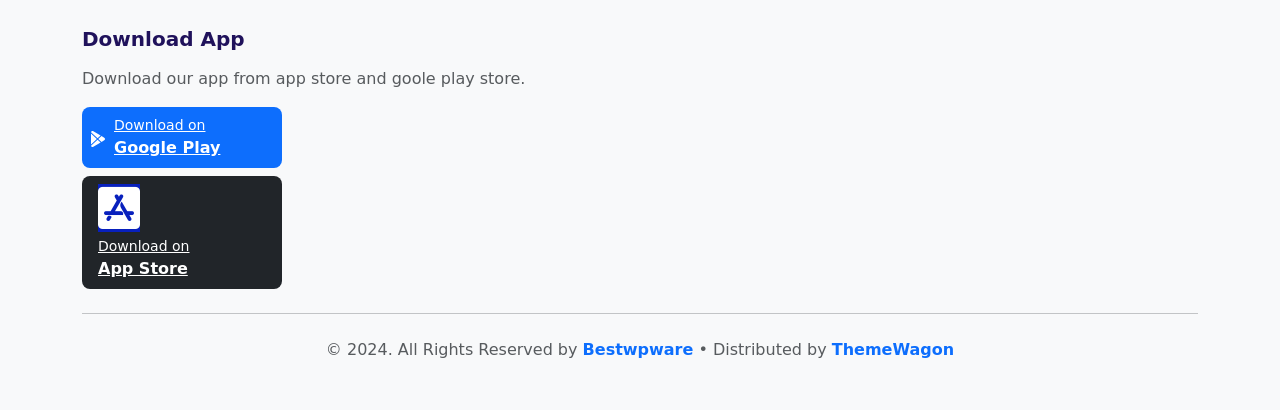
<file: abut.html>
<!DOCTYPE html>
<html lang="en">
<head>
    <meta charset="UTF-8">
    <meta name="viewport" content="width=device-width, initial-scale=1.0">
    <title>Document</title>
    <link
      rel="stylesheet"
      href="	https://cdn.jsdelivr.net/npm/bootstrap@5.2.3/dist/css/bootstrap.min.css"
    />
    <!--     رابظ ايقوناتت -->
    <link
      rel="stylesheet"
      href="https://cdn.jsdelivr.net/npm/bootstrap-icons@1.13.1/font/bootstrap-icons.min.css"
    />
<!-- ربط مكتبة FontAwesome (للأيقونات الاحترافية مثل أبل) -->
<link rel="stylesheet" href="https://cdnjs.cloudflare.com/ajax/libs/font-awesome/6.5.1/css/all.min.css">
    <!-- اخر درس   ولايقونات        -->
    <link
      rel="stylesheet"
      href="https://cdn.jsdelivr.net/npm/bootstrap-icons@1.13.1/font/bootstrap-icons.min.css"
    />
    <!--عشاان الخطوط تحت راوابط تأكد من هذا الرابط -->
    <link
      href="https://cdn.jsdelivr.net/npm/bootstrap@5.3.0/dist/css/bootstrap.min.css"
      rel="stylesheet"
    />
        <style>
      .hover-scale {
        transition: transform 0.4s ease;
      }
      .hover-scale:hover {
        transform: scale(1.08);
      }
     
      .btn-hover-red:hover {
        background-color: rgb(160, 92, 92) !important;
      }
    </style>
</head>
<body>
    
 <div class="navbar navbar-expand-lg bg-white py-3 fixed-top">
      <div class="container-fluid">
        <a class="navbar-brand fw-bold fs-4" href="#">🎓 Eduleb</a>
        <button
          class="navbar-toggler"
          type="button"
          data-bs-toggle="offcanvas"
          data-bs-target="#offcanvasExample"
          data-bs-content="offcanvasExample"
        >
          <span class="navbar-toggler-icon"></span>
        </button>

        <div
          class="offcanvas offcanvas-end bg-dark text-white"
          tabindex="-1"
          id="offcanvasExample"
          data-bs-scroll="true"
          data-bs-backdrop="false"
        >
          <div class="offcanvas-header">
            <h5 class="offcanvas-title">menu</h5>
            <button
              type="button"
              class="btn-close"
              data-bs-dismiss="offcanvas"
            ></button>
          </div>
          <div class="offcanvas-body bg-white">
            <ul class="navbar-nav gap-3">
              <li class="nav-item">
                <a class="nav-link fw-semibold text-dark" href="./index.html">HOME</a>
              </li>
              <li class="nav-item">
                <a class="nav-link fw-semibold text-dark" href="./abut.html">ABOUT</a>
              </li>
              <li class="nav-item">
                <a class="nav-link fw-semibold text-dark" href="./course.html">COURSE</a>
              </li>
              <li class="nav-item">
                <a class="nav-link fw-semibold text-dark" href="./pages.html">PAGES</a>
              </li>
              <li class="nav-item">
                <a class="nav-link fw-semibold text-dark" href="./blog.html">BLOG</a>
              </li>
              <li class="nav-item">
                <a class="nav-link fw-semibold text-dark" href="./acont.html">CONTACT</a>
              </li>
            </ul>
            <div class="d-none d-lg-flex align-items-center gap-3">
              <a
                href="#"
                class="fw-semibold text-dark text-decoration-none px-4 py-2"
                >Sign In</a
              >
              <a href="./acont.html" class="btn btn-primary rounded-pill px-4 py-2"
                >Sign Up</a
              >
            </div>
          </div>
        </div>
      </div>
    </div>






<div class="py-5 text-center" style="background: linear-gradient(#f7f6f3 0%, #b79da1 50%, #aea4d1 100%); min-height:350px; display:flex; align-items:center;">
  <div class="container">
    <h1 class="fw-bold display-4">About Us</h1>
    <p class="mt-2">
      <a href="index.html" class="text-primary text-decoration-none fw-semibold">Home</a>
      <span class="text-dark"> / ABOT</span>
    </p>
  </div>
</div>


 <div class="container text-center mt-5">
      <h2 class="fw-bold fs-1">
        Start your journey <span class="text-primary">With us</span>
      </h2>
      <p class="text-muted my-4">
        We offer a brand new approach to the most basic learning paradigms.
        Choose from a wide range of learning options and gain new skills! Our
        school is know.
      </p>

      <div class="row g-4 mt-4">
        <div class="col-md-3 col-6">
          <div
            class="bg-white rounded-4 shadow-lg p-4 h-100 text-start hover-scale"
          >
            <div
              class="badge rounded-circle bg-danger bg-opacity-10 text-danger fs-5 p-3 mb-3"
            >
              01
            </div>
            <h5 class="fw-bold">Expert Teacher</h5>
            <p class="text-muted small">
              Lorem ipsum dolor sit amet, consectetur notted adipisicing elit ut
              labore.
            </p>
          </div>
        </div>

        <div class="col-md-3 col-6">
          <div
            class="bg-white rounded-4 shadow-lg p-4 h-100 text-start hover-scale"
          >
            <div
              class="badge rounded-circle bg-primary bg-opacity-10 text-primary fs-5 p-3 mb-3"
            >
              02
            </div>
            <h5 class="fw-bold">Quality Education</h5>
            <p class="text-muted small">
              Lorem ipsum dolor sit amet, consectetur notted adipisicing elit ut
              labore.
            </p>
          </div>
        </div>

        <div class="col-md-3 col-6">
          <div
            class="bg-white rounded-4 shadow-lg p-4 h-100 text-start hover-scale"
          >
            <div
              class="badge rounded-circle bg-info bg-opacity-10 text-info fs-5 p-3 mb-3"
            >
              03
            </div>
            <h5 class="fw-bold">Remote Learning</h5>
            <p class="text-muted small">
              Lorem ipsum dolor sit amet, consectetur notted adipisicing elit ut
              labore.
            </p>
          </div>
        </div>

        <div class="col-md-3 col-6">
          <div
            class="bg-white rounded-4 shadow-lg p-4 h-100 text-start hover-scale"
          >
            <div
              class="badge rounded-circle bg-warning bg-opacity-10 text-warning fs-5 p-3 mb-3"
            >
              04
            </div>
            <h5 class="fw-bold">Life Time Support</h5>
            <p class="text-muted small">
              Lorem ipsum dolor sit amet, consectetur notted adipisicing elit ut
              labore.
            </p>
          </div>
        </div>
      </div>
    </div>

      <div class="py-5 bg-light mt-5">
      <div class="container">
        <div class="row align-items-center g-5">
          <div class="col-md-6 mt-5">
            <h2 class="fw-bold display-6 mb-5">
              We Are Providing The Online Course In Global World
            </h2>

            <p class="text-muted">
              We offer a brand new approach to the most basic learning
              paradigms. Choose from a wide range of learning options and gain
              new skills! Our school is know.
            </p>

            <p class="text-muted">
              We offer a brand new approach to the most basic learning
              paradigms. Choose from a wide range of learning options and gain
              new skills! Our school is know.
            </p>

            <div class="mt-4">
              <h6>
                <span class="text-primary fw-semibold">✓</span>Get access to
                12,000+ of our top courses
              </h6>
              <h6>
                <span class="text-primary fw-semibold">✓</span> Popular topic to
                learn now in our online courses for student
              </h6>

              <h6>
                <span class="text-primary fw-semibold">✓</span>Find the right
                instructor for you
              </h6>
            </div>

            <button class="btn btn-primary rounded-pill px-4 py-2 mt-3">
              View All Courses
            </button>
          </div>

          <div class="col-md-6">
            <div class="position-relative">
              <img src="./2.jpg" class="img-fluid rounded-4" alt="Student" />

              <img
                src="./3.jpg"
                class="img-fluid rounded-4 position-absolute shadow"
                style="width: 180px; bottom: -100px; right: -1px"
              />
            </div>
          </div>
        </div>
      </div>
    </div>



      <div class="py-4">
      <div class="container">
        <div class="bg-white rounded-4 shadow-sm p-4">
          <div class="row align-items-center g-4">
            <div class="col-lg-3 col-12">
              <h4 class="fw-bold mb-0">
                Helping <span class="text-primary">86,000+</span> global
                companies take the gloves off
              </h4>
            </div>

            <div class="col-lg-9 col-12">
              <div
                class="row row-cols-2 row-cols-md-4 g-3 align-items-center text-center"
              >
                <div class="col">
                  <span class="fw-bold fs-5">💱 Rixdot</span>
                </div>
                <div class="col">
                  <span class="fw-bold fs-5">💱 EIGHT ROLES</span>
                </div>
                <div class="col">
                  <span class="fw-bold fs-5">🔄 RELOAD </span>
                </div>
                <div class="col">
                  <span class="fw-bold fs-5">💱 DIAMOND </span>
                </div>
              </div>
            </div>
            <div class="position-relative">
              <a
                href="https://youtube.com/shorts/wAXpdPbMxas?si=ALmChWX3vxza5ljY"
                target="_blank"
                class="d-block"
              >
                <img src="./6.jpg" class="w-100 h-auto rounded-4" />

                <div class="position-absolute top-50 start-50 translate-middle">
                  <div
                    class="bg-dark rounded-circle d-flex align-items-center justify-content-center"
                    style="width: 80px; height: 80px; opacity: 0.9"
                  >
                    <i
                      class="bi bi-play-fill text-primary"
                      style="font-size: 50px"
                    ></i>
                  </div>
                </div>
              </a>
            </div>
          </div>
        </div>
      </div>
    </div>





   <div class="py-4">
      <div class="container">
    
        <div class="row align-items-center g-4">
          <div class="col-md-6 col-6">
            <div class="card rounded-4 shadow-lg h-100 hover-scale">
              <div class="position-relative">
                <img src="./8.jpg" class="card-img-top" />
                <div
                  class="position-absolute bottom-0 start-0 d-flex flex-column"
                >
                  <a
                    href="#"
                    class="bg-primary text-white d-flex align-items-center justify-content-center btn-hover-red"
                    style="width: 38px; height: 38px"
                    ><i class="bi bi-twitter-x"></i
                  ></a>
                  <a
                    href="#"
                    class="bg-primary text-white d-flex align-items-center justify-content-center btn-hover-red"
                    style="width: 38px; height: 38px"
                    ><i class="bi bi-facebook"></i
                  ></a>
                  <a
                    href="#"
                    class="bg-primary text-white d-flex align-items-center justify-content-center btn-hover-red"
                    style="width: 38px; height: 38px"
                    ><i class="bi bi-linkedin"></i
                  ></a>
                </div>
              </div>

              <div class="card-body text-center">
                <h5 class="card-title fw-bold">Bilkis Vabi</h5>
                <p class="card-text text-muted">Web designer</p>
                <div>
                  <span class="text-decoration-underline">📄 04 Course </span>
                  <span class="text-decoration-underline"> 👤 27 Student</span>
                </div>
              </div>
            </div>
          </div>

          <div class="col-md-6 col-6">
            <div class="card rounded-4 shadow-lg h-100 hover-scale">
              <div class="position-relative">
                <img src="./9.jpg" class="card-img-top" />
                <div
                  class="position-absolute bottom-0 start-0 d-flex flex-column"
                >
                  <a
                    href="#"
                    class="bg-primary text-white d-flex align-items-center justify-content-center btn-hover-red"
                    style="width: 38px; height: 38px"
                    ><i class="bi bi-twitter-x"></i
                  ></a>
                  <a
                    href="#"
                    class="bg-primary text-white d-flex align-items-center justify-content-center btn-hover-red"
                    style="width: 38px; height: 38px"
                    ><i class="bi bi-facebook"></i
                  ></a>
                  <a
                    href="#"
                    class="bg-primary text-white d-flex align-items-center justify-content-center btn-hover-red"
                    style="width: 38px; height: 38px"
                    ><i class="bi bi-linkedin"></i
                  ></a>
                </div>
              </div>

              <div class="card-body text-center">
                <h5 class="card-title fw-bold">Mood Wasim</h5>
                <p class="card-text text-muted">TemplateMonster company</p>
                <div>
                  <span class="text-decoration-underline">📄 06 Course </span>
                  <span class="text-decoration-underline"> 👤 41 Student</span>
                </div>
              </div>
            </div>
          </div>

        

        
        </div>
      </div>
    </div>














     <div class="py-5 mt-5" style="background-color: #e8e9e5">
      <div class="container">
        <div class="row align-items-center g-5">
          <h2 class="fw-bold display-6 mb-5">
            What Student’s Say To Do Their Online Course
          </h2>
          <div class="col-md-6 mt-5 mb-5">
            <div
              class="card border-0 shadow-sm mx-auto"
              style="max-width: 600px"
            >
              <div class="card-body p-4 p-md-5">
                <div
                  class="text-primary mb-3 d-flex align-items-center justify-content-center"
                  style="font-size: 3rem; line-height: 1"
                >
                  <i class="bi bi-quote text-primary display-4"></i>
                </div>
                <div
                  class="d-flex gap-2 mb-4 text-primary d-flex align-items-center justify-content-center"
                >
                  <span class="bg-primary text-white rounded-circle"
                    ><i class="bi bi-star"></i
                  ></span>
                  <span class="bg-primary text-white rounded-circle"
                    ><i class="bi bi-star"></i
                  ></span>
                  <span class="bg-primary text-white rounded-circle"
                    ><i class="bi bi-star"></i
                  ></span>
                  <span class="bg-primary text-white rounded-circle"
                    ><i class="bi bi-star"></i
                  ></span>
                  <span class="bg-primary text-white rounded-circle"
                    ><i class="bi bi-star"></i
                  ></span>
                  <span class="bg-primary text-white rounded-circle"
                    ><i class="bi bi-star"></i
                  ></span>
                  <span class="bg-primary text-white rounded-circle"
                    ><i class="bi bi-star"></i
                  ></span>
                </div>
              </div>
              <p class="text-muted mb-4 fw-semibold fs-3 text-center">
                Aqestic optio amet a ququam saepe aliquid voluate dicta fuga
                dolor saerror sed earum a magni soluta quam minus dolor dolor
                sed earum a magni soluta autem dolor error error sit quam minus
                sint rem a rerum dolobus veritatis delectus.
              </p>

              <div
                class="rounded-3 p-3 d-flex align-items-center gap-3"
                style="background-color: #eff0eb"
              >
                <img
                  src="./7.jpg"
                  class="rounded-circle"
                  style="width: 55px; height: 55px; object-fit: cover"
                  alt="Sharukh Khan"
                />
                <div>
                  <h6 class="fw-bold mb-0">Sharukh Khan</h6>
                  <small class="text-muted">Red Chili Inc</small>
                </div>
              </div>
            </div>
          </div>
         
  <div class="col-md-6 mt-5 mb-5">
            <div
              class="card border-0 shadow-sm mx-auto"
              style="max-width: 600px"
            >
              <div class="card-body p-4 p-md-5">
                <div
                  class="text-primary mb-3 d-flex align-items-center justify-content-center"
                  style="font-size: 3rem; line-height: 1"
                >
                  <i class="bi bi-quote text-primary display-4"></i>
                </div>
                <div
                  class="d-flex gap-2 mb-4 text-primary d-flex align-items-center justify-content-center"
                >
                  <span class="bg-primary text-white rounded-circle"
                    ><i class="bi bi-star"></i
                  ></span>
                  <span class="bg-primary text-white rounded-circle"
                    ><i class="bi bi-star"></i
                  ></span>
                  <span class="bg-primary text-white rounded-circle"
                    ><i class="bi bi-star"></i
                  ></span>
                  <span class="bg-primary text-white rounded-circle"
                    ><i class="bi bi-star"></i
                  ></span>
                  <span class="bg-primary text-white rounded-circle"
                    ><i class="bi bi-star"></i
                  ></span>
                  <span class="bg-primary text-white rounded-circle"
                    ><i class="bi bi-star"></i
                  ></span>
                  <span class="bg-primary text-white rounded-circle"
                    ><i class="bi bi-star"></i
                  ></span>
                </div>
              </div>
              <p class="text-muted mb-4 fw-semibold fs-3 text-center">
                Aqestic optio amet a ququam saepe aliquid voluate dicta fuga
                dolor saerror sed earum a magni soluta quam minus dolor dolor
                sed earum a magni soluta autem dolor error error sit quam minus
                sint rem a rerum dolobus veritatis delectus.
              </p>

              <div
                class="rounded-3 p-3 d-flex align-items-center gap-3"
                style="background-color: #eff0eb"
              >
                <img
                  src="./6.jpg"
                  class="rounded-circle"
                  style="width: 55px; height: 55px; object-fit: cover"
                  alt="Sharukh Khan"
                />
                <div>
                  <h6 class="fw-bold mb-0">Sharukh Khan</h6>
                  <small class="text-muted">Red Chili Inc</small>
                </div>
              </div>
            </div>
          </div>

          
        </div>
      </div>
    </div>




<footer class="py-5 bg-light" style="border-top: 1px solid #f1f3ec ">
  <div class="container">
    <div class="row g-4">
      <div class="col-md-3 col-6">
        <a href="#" class="d-flex align-items-center gap-2 text-decoration-none mb-3">
          <span class="fs-3">🎓</span>
          <span class="fw-bold fs-4 text-dark">Eduleb</span>
        </a>
        <p class="text-muted">
          Lorem ipsum dolor sit amet, consectetur adipiscing elit. Fusce vitae risus nec dui
          venenatis dignissim.
        </p>
        <div class="d-flex gap-2 mt-3">
          <a href="#" class="bg-white border rounded-circle d-flex align-items-center justify-content-center text-dark btn-hover-red" style="width:40px;height:40px;"><i class="bi bi-twitter-x"></i></a>
          <a href="#" class="bg-white border rounded-circle d-flex align-items-center justify-content-center text-dark btn-hover-red" style="width:40px;height:40px;"><i class="bi bi-facebook"></i></a>
          <a href="#" class="bg-white border rounded-circle d-flex align-items-center justify-content-center text-dark btn-hover-red" style="width:40px;height:40px;"><i class="bi bi-instagram"></i></a>
          <a href="#" class="bg-white border rounded-circle d-flex align-items-center justify-content-center text-dark btn-hover-red" style="width:40px;height:40px;"><i class="bi bi-linkedin"></i></a>
        </div>
      </div>

   
      <div class="col-md-3 col-6">
        <h5 class="fw-bold mb-3">About Eduleb</h5>
        <ul class="list-unstyled">
          <li class="mb-2"><a href="#" class="link-primary text-muted text-decoration-none ">About Us</a></li>
          <li class="mb-2"><a href="#" class="link-primary text-muted text-decoration-none">Instructor Registration</a></li>
          <li class="mb-2"><a href="#" class="link-primary text-muted text-decoration-none">Become A Teacher</a></li>
          <li class="mb-2"><a href="#" class="link-primary text-muted text-decoration-none">All Instrustors</a></li>
          <li class="mb-2"><a href="#" class="link-primary text-muted text-decoration-none">Asked Question</a></li>
          <li class="mb-2"><a href="#" class="link-primary text-muted text-decoration-none">Contact Us</a></li>
        </ul>
      </div>

  
      <div class="col-md-3 col-6">
        <h5 class="fw-bold mb-3">Popular Courese</h5>
        <ul class="list-unstyled">
          <li class="mb-2"><a href="#" class="link-primary text-muted text-decoration-none">Development</a></li>
          <li class="mb-2"><a href="#" class="link-primary text-muted text-decoration-none">Arts & Design</a></li>
          <li class="mb-2"><a href="#" class="link-primary text-muted text-decoration-none">Visual Design</a></li>
          <li class="mb-2"><a href="#" class="link-primary text-muted text-decoration-none">Graphic Design</a></li>
          <li class="mb-2"><a href="#" class="link-primary text-muted text-decoration-none">Code Inspection</a></li>
          <li class="mb-2"><a href="#" class="link-primary text-muted text-decoration-none">Digital Marketing</a></li>
        </ul>
      </div>

    
      <div class="col-md-3 col-6">
        <h5 class="fw-bold mb-3">Contact Info</h5>
        <div class="d-flex gap-2 mb-3">
          <span>🗺️</span>
          <span class="text-muted">2570 Quadra Street Victoria Road, New York, Canada</span>
        </div>
        <div class="d-flex gap-2 mb-3">
          <span>📱</span>
          <span class="text-muted">+88 457 845 695</span>
        </div>
        <div class="d-flex gap-2 mb-3">
          <span>📱</span>
          <a href="#" class="text-primary text-decoration-none">Contact Whatsapp</a>
        </div>
        <div class="d-flex gap-2 mb-3">
          <span>✉️</span>
          <span class="text-muted">example@yourmail.com</span>
        </div>
      </div>

     
      <div class="col-md-12">
        <h5 class="fw-bold mb-3" style="color: rgb(32, 18, 91);"
        >Download App</h5>
        <p class="text-muted">
          Download our app from app store and goole play store.
        </p>
        <a href="#" class="d-flex align-items-center gap-2 bg-primary text-white rounded-3 p-2 mb-2" style="width:200px;">
          <span class="fs-4"><svg xmlns="http://www.w3.org/2000/svg" width="16" height="16" fill="currentColor" class="bi bi-google-play" viewBox="0 0 16 16">
  <path d="M14.222 9.374c1.037-.61 1.037-2.137 0-2.748L11.528 5.04 8.32 8l3.207 2.96zm-3.595 2.116L7.583 8.68 1.03 14.73c.201 1.029 1.36 1.61 2.303 1.055zM1 13.396V2.603L6.846 8zM1.03 1.27l6.553 6.05 3.044-2.81L3.333.215C2.39-.341 1.231.24 1.03 1.27"/>
</svg></span>
          <span>
            <small class="d-block">Download on</small>
            <strong>Google Play</strong>
          </span>
        </a>
        <a href="#" class="d-flex align-items-center gap-2 bg-dark text-white rounded-3 p-2" style="width:200px;">
          <span class="fs-4"></span>
          <span>
            <span class="fs-4"><i class="fa-brands fa-app-store-ios fa-2x" style="color: #fff; background-color: rgb(8, 32, 189);"></i></span>
            <small class="d-block">Download on</small>
            <strong>App Store</strong>
          </span>
        </a>
      </div>

    </div>

    
    <hr class="my-4">
    <p class="text-center text-muted mb-0">
      © 2024. All Rights Reserved by 
      <a href="#" class="text-primary text-decoration-none fw-semibold">Bestwpware</a>
      • Distributed by <a href="#" class="text-primary text-decoration-none fw-semibold">ThemeWagon</a>
    </p>

  </div>
</footer>






 <script src="	https://cdn.jsdelivr.net/npm/bootstrap@5.2.3/dist/js/bootstrap.bundle.min.js"></script>
    <script src="https://cdn.jsdelivr.net/npm/@popperjs/core@2.11.6/dist/umd/popper.min.js"></script>
  


</body>
</html>
</file>
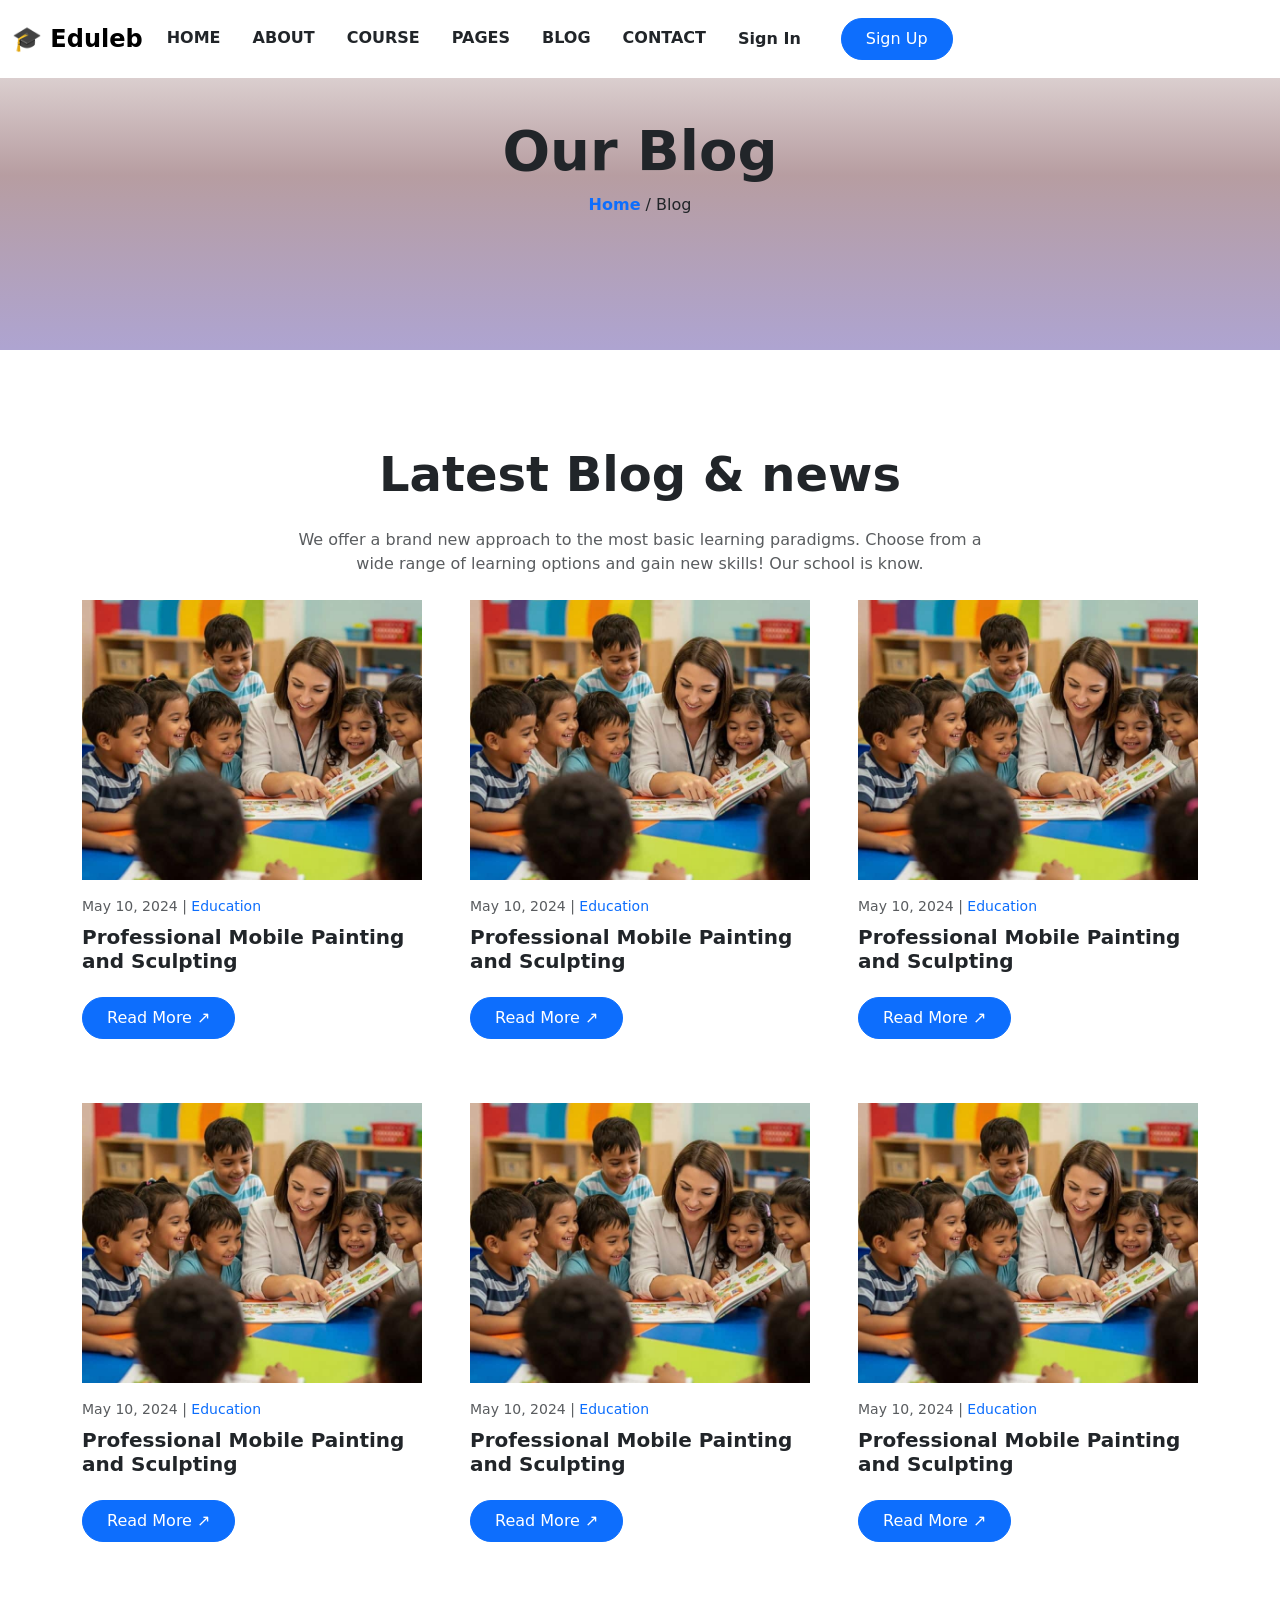
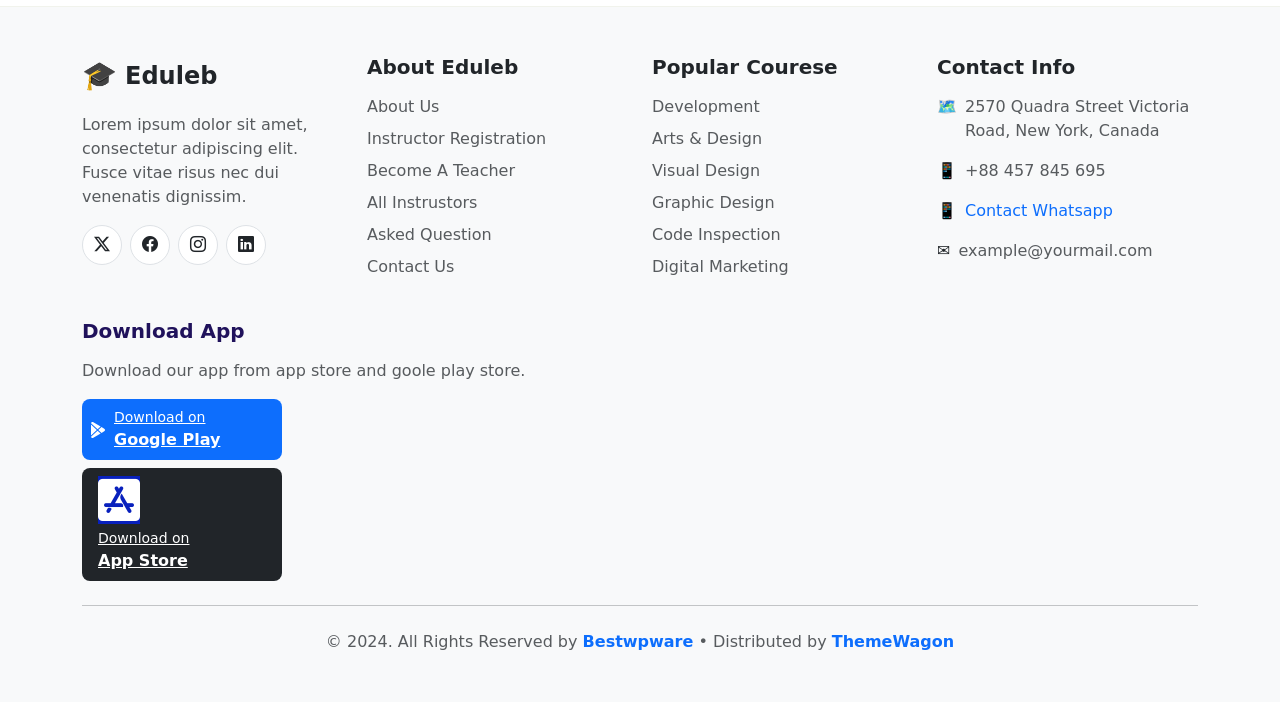
<file: blog.html>
<!DOCTYPE html>
<html lang="en">
<head>
    <meta charset="UTF-8">
    <meta name="viewport" content="width=device-width, initial-scale=1.0">
    <title>Document</title>
    <link
      rel="stylesheet"
      href="	https://cdn.jsdelivr.net/npm/bootstrap@5.2.3/dist/css/bootstrap.min.css"
    />
    <!--     رابظ ايقوناتت -->
    <link
      rel="stylesheet"
      href="https://cdn.jsdelivr.net/npm/bootstrap-icons@1.13.1/font/bootstrap-icons.min.css"
    />
<!-- ربط مكتبة FontAwesome (للأيقونات الاحترافية مثل أبل) -->
<link rel="stylesheet" href="https://cdnjs.cloudflare.com/ajax/libs/font-awesome/6.5.1/css/all.min.css">
    <!-- اخر درس   ولايقونات        -->
    <link
      rel="stylesheet"
      href="https://cdn.jsdelivr.net/npm/bootstrap-icons@1.13.1/font/bootstrap-icons.min.css"
    />
    <!--عشاان الخطوط تحت راوابط تأكد من هذا الرابط -->
    <link
      href="https://cdn.jsdelivr.net/npm/bootstrap@5.3.0/dist/css/bootstrap.min.css"
      rel="stylesheet"
    />
        <style>
      .hover-scale {
        transition: transform 0.4s ease;
      }
      .hover-scale:hover {
        transform: scale(1.08);
      }
     
      .btn-hover-red:hover {
        background-color: rgb(160, 92, 92) !important;
      }
    </style>
</head>
<body>
    
 <div class="navbar navbar-expand-lg bg-white py-3 fixed-top">
      <div class="container-fluid">
        <a class="navbar-brand fw-bold fs-4" href="#">🎓 Eduleb</a>
        <button
          class="navbar-toggler"
          type="button"
          data-bs-toggle="offcanvas"
          data-bs-target="#offcanvasExample"
          data-bs-content="offcanvasExample"
        >
          <span class="navbar-toggler-icon"></span>
        </button>

        <div
          class="offcanvas offcanvas-end bg-dark text-white"
          tabindex="-1"
          id="offcanvasExample"
          data-bs-scroll="true"
          data-bs-backdrop="false"
        >
          <div class="offcanvas-header">
            <h5 class="offcanvas-title">menu</h5>
            <button
              type="button"
              class="btn-close"
              data-bs-dismiss="offcanvas"
            ></button>
          </div>
          <div class="offcanvas-body bg-white">
            <ul class="navbar-nav gap-3">
              <li class="nav-item">
                <a class="nav-link fw-semibold text-dark" href="./index.html">HOME</a>
              </li>
              <li class="nav-item">
                <a class="nav-link fw-semibold text-dark" href="./abut.html">ABOUT</a>
              </li>
              <li class="nav-item">
                <a class="nav-link fw-semibold text-dark" href="./course.html">COURSE</a>
              </li>
              <li class="nav-item">
                <a class="nav-link fw-semibold text-dark" href="./pages.html">PAGES</a>
              </li>
              <li class="nav-item">
                <a class="nav-link fw-semibold text-dark" href="./blog.html">BLOG</a>
              </li>
              <li class="nav-item">
                <a class="nav-link fw-semibold text-dark" href="./acont.html">CONTACT</a>
              </li>
            </ul>
            <div class="d-none d-lg-flex align-items-center gap-3">
              <a
                href="#"
                class="fw-semibold text-dark text-decoration-none px-4 py-2"
                >Sign In</a
              >
              <a href="./acont.html" class="btn btn-primary rounded-pill px-4 py-2"
                >Sign Up</a
              >
            </div>
          </div>
        </div>
      </div>
    </div>


<div class="py-5 text-center" style="background: linear-gradient(#f7f6f3 0%, #b79da1 50%, #aea4d1 100%); min-height:350px; display:flex; align-items:center;">
  <div class="container">
    <h1 class="fw-bold display-4">Our Blog</h1>
    <p class="mt-2">
      <a href="index.html" class="text-primary text-decoration-none fw-semibold">Home</a>
      <span class="text-dark"> / Blog</span>
    </p>
  </div>
</div>





 <div class="py-5 mt-5">
      <div class="container text-center">
        <h2 class="fw-bold display-5">Latest Blog & news</h2>
        <p class="text-muted mx-auto my-4" style="max-width: 700px">
          We offer a brand new approach to the most basic learning paradigms.
          Choose from a wide range of learning options and gain new skills! Our
          school is know.
        </p>

        <div class="row align-items-center g-5">
          <div class="col-md-4 col-6">
            <div class="card border-0 h-100 text-start">
              <img
                src="./4.jpg"
                style="height: 280px; object-fit: cover"
                alt="Blog"
              />
              <div class="card-body px-0">
                <p class="text-muted small mb-2">
                  May 10, 2024 |
                  <a href="#" class="text-decoration-none">Education</a>
                </p>
                <h5 class="card-title fw-bold">
                  Professional Mobile Painting and Sculpting
                </h5>
                <a href="#" class="btn btn-primary rounded-pill px-4 py-2 mt-3"
                  >Read More ↗</a
                >
              </div>
            </div>
          </div>

          <div class="col-md-4 col-6">
            <div class="card border-0 h-100 text-start">
              <img
                src="./4.jpg"
                style="height: 280px; object-fit: cover"
                alt="Blog"
              />
              <div class="card-body px-0">
                <p class="text-muted small mb-2">
                  May 10, 2024 |
                 <a href="#" class="text-decoration-none">Education</a>
                </p>
                <h5 class="card-title fw-bold">
                  Professional Mobile Painting and Sculpting
                </h5>
                <a href="#" class="btn btn-primary rounded-pill px-4 py-2 mt-3"
                  >Read More ↗</a
                >
              </div>
            </div>
          </div>
          <div class="col-md-4 col-6">
            <div class="card border-0 h-100 text-start">
              <img
                src="4.jpg"
                style="height: 280px; object-fit: cover"
                alt="Blog"
              />
              <div class="card-body px-0">
                <p class="text-muted small mb-2">
                  May 10, 2024 |
                  <a href="#" class="text-decoration-none">Education</a>
                </p>
                <h5 class="card-title fw-bold">
                  Professional Mobile Painting and Sculpting
                </h5>
                <a href="#" class="btn btn-primary rounded-pill px-4 py-2 mt-3"
                  >Read More ↗</a
                >
              </div>
            </div>
          </div>
           <div class="col-md-4 col-6">
            <div class="card border-0 h-100 text-start">
              <img
                src="4.jpg"
                style="height: 280px; object-fit: cover"
                alt="Blog"
              />
              <div class="card-body px-0">
                <p class="text-muted small mb-2">
                  May 10, 2024 |
                  <a href="#" class="text-decoration-none">Education</a>
                </p>
                <h5 class="card-title fw-bold">
                  Professional Mobile Painting and Sculpting
                </h5>
                <a href="#" class="btn btn-primary rounded-pill px-4 py-2 mt-3"
                  >Read More ↗</a
                >
              </div>
            </div>
          </div>
           <div class="col-md-4 col-6">
            <div class="card border-0 h-100 text-start">
              <img
                src="4.jpg"
                style="height: 280px; object-fit: cover"
                alt="Blog"
              />
              <div class="card-body px-0">
                <p class="text-muted small mb-2">
                  May 10, 2024 |
                  <a href="#" class="text-decoration-none">Education</a>
                </p>
                <h5 class="card-title fw-bold">
                  Professional Mobile Painting and Sculpting
                </h5>
                <a href="#" class="btn btn-primary rounded-pill px-4 py-2 mt-3"
                  >Read More ↗</a
                >
              </div>
            </div>
          </div>
           <div class="col-md-4 col-6">
            <div class="card border-0 h-100 text-start">
              <img
                src="4.jpg"
                style="height: 280px; object-fit: cover"
                alt="Blog"
              />
              <div class="card-body px-0">
                <p class="text-muted small mb-2">
                  May 10, 2024 |
                  <a href="#" class="text-decoration-none">Education</a>
                </p>
                <h5 class="card-title fw-bold">
                  Professional Mobile Painting and Sculpting
                </h5>
                <a href="#" class="btn btn-primary rounded-pill px-4 py-2 mt-3"
                  >Read More ↗</a
                >
              </div>
            </div>
          </div>
        </div>
      </div>
    </div>





   













    



<footer class="py-5 bg-light" style="border-top: 1px solid #f1f3ec ">
  <div class="container">
    <div class="row g-4">
      <div class="col-md-3 col-6">
        <a href="#" class="d-flex align-items-center gap-2 text-decoration-none mb-3">
          <span class="fs-3">🎓</span>
          <span class="fw-bold fs-4 text-dark">Eduleb</span>
        </a>
        <p class="text-muted">
          Lorem ipsum dolor sit amet, consectetur adipiscing elit. Fusce vitae risus nec dui
          venenatis dignissim.
        </p>
        <div class="d-flex gap-2 mt-3">
          <a href="#" class="bg-white border rounded-circle d-flex align-items-center justify-content-center text-dark btn-hover-red" style="width:40px;height:40px;"><i class="bi bi-twitter-x"></i></a>
          <a href="#" class="bg-white border rounded-circle d-flex align-items-center justify-content-center text-dark btn-hover-red" style="width:40px;height:40px;"><i class="bi bi-facebook"></i></a>
          <a href="#" class="bg-white border rounded-circle d-flex align-items-center justify-content-center text-dark btn-hover-red" style="width:40px;height:40px;"><i class="bi bi-instagram"></i></a>
          <a href="#" class="bg-white border rounded-circle d-flex align-items-center justify-content-center text-dark btn-hover-red" style="width:40px;height:40px;"><i class="bi bi-linkedin"></i></a>
        </div>
      </div>

   
      <div class="col-md-3 col-6">
        <h5 class="fw-bold mb-3">About Eduleb</h5>
        <ul class="list-unstyled">
          <li class="mb-2"><a href="#" class="link-primary text-muted text-decoration-none ">About Us</a></li>
          <li class="mb-2"><a href="#" class="link-primary text-muted text-decoration-none">Instructor Registration</a></li>
          <li class="mb-2"><a href="#" class="link-primary text-muted text-decoration-none">Become A Teacher</a></li>
          <li class="mb-2"><a href="#" class="link-primary text-muted text-decoration-none">All Instrustors</a></li>
          <li class="mb-2"><a href="#" class="link-primary text-muted text-decoration-none">Asked Question</a></li>
          <li class="mb-2"><a href="#" class="link-primary text-muted text-decoration-none">Contact Us</a></li>
        </ul>
      </div>

  
      <div class="col-md-3 col-6">
        <h5 class="fw-bold mb-3">Popular Courese</h5>
        <ul class="list-unstyled">
          <li class="mb-2"><a href="#" class="link-primary text-muted text-decoration-none">Development</a></li>
          <li class="mb-2"><a href="#" class="link-primary text-muted text-decoration-none">Arts & Design</a></li>
          <li class="mb-2"><a href="#" class="link-primary text-muted text-decoration-none">Visual Design</a></li>
          <li class="mb-2"><a href="#" class="link-primary text-muted text-decoration-none">Graphic Design</a></li>
          <li class="mb-2"><a href="#" class="link-primary text-muted text-decoration-none">Code Inspection</a></li>
          <li class="mb-2"><a href="#" class="link-primary text-muted text-decoration-none">Digital Marketing</a></li>
        </ul>
      </div>

    
      <div class="col-md-3 col-6">
        <h5 class="fw-bold mb-3">Contact Info</h5>
        <div class="d-flex gap-2 mb-3">
          <span>🗺️</span>
          <span class="text-muted">2570 Quadra Street Victoria Road, New York, Canada</span>
        </div>
        <div class="d-flex gap-2 mb-3">
          <span>📱</span>
          <span class="text-muted">+88 457 845 695</span>
        </div>
        <div class="d-flex gap-2 mb-3">
          <span>📱</span>
          <a href="#" class="text-primary text-decoration-none">Contact Whatsapp</a>
        </div>
        <div class="d-flex gap-2 mb-3">
          <span>✉️</span>
          <span class="text-muted">example@yourmail.com</span>
        </div>
      </div>

     
      <div class="col-md-12">
        <h5 class="fw-bold mb-3" style="color: rgb(32, 18, 91);"
        >Download App</h5>
        <p class="text-muted">
          Download our app from app store and goole play store.
        </p>
        <a href="#" class="d-flex align-items-center gap-2 bg-primary text-white rounded-3 p-2 mb-2" style="width:200px;">
          <span class="fs-4"><svg xmlns="http://www.w3.org/2000/svg" width="16" height="16" fill="currentColor" class="bi bi-google-play" viewBox="0 0 16 16">
  <path d="M14.222 9.374c1.037-.61 1.037-2.137 0-2.748L11.528 5.04 8.32 8l3.207 2.96zm-3.595 2.116L7.583 8.68 1.03 14.73c.201 1.029 1.36 1.61 2.303 1.055zM1 13.396V2.603L6.846 8zM1.03 1.27l6.553 6.05 3.044-2.81L3.333.215C2.39-.341 1.231.24 1.03 1.27"/>
</svg></span>
          <span>
            <small class="d-block">Download on</small>
            <strong>Google Play</strong>
          </span>
        </a>
        <a href="#" class="d-flex align-items-center gap-2 bg-dark text-white rounded-3 p-2" style="width:200px;">
          <span class="fs-4"></span>
          <span>
            <span class="fs-4"><i class="fa-brands fa-app-store-ios fa-2x" style="color: #fff; background-color: rgb(8, 32, 189);"></i></span>
            <small class="d-block">Download on</small>
            <strong>App Store</strong>
          </span>
        </a>
      </div>

    </div>

    
    <hr class="my-4">
    <p class="text-center text-muted mb-0">
      © 2024. All Rights Reserved by 
      <a href="#" class="text-primary text-decoration-none fw-semibold">Bestwpware</a>
      • Distributed by <a href="#" class="text-primary text-decoration-none fw-semibold">ThemeWagon</a>
    </p>

  </div>
</footer>






 <script src="	https://cdn.jsdelivr.net/npm/bootstrap@5.2.3/dist/js/bootstrap.bundle.min.js"></script>
    <script src="https://cdn.jsdelivr.net/npm/@popperjs/core@2.11.6/dist/umd/popper.min.js"></script>
  


</body>
</html>
</file>
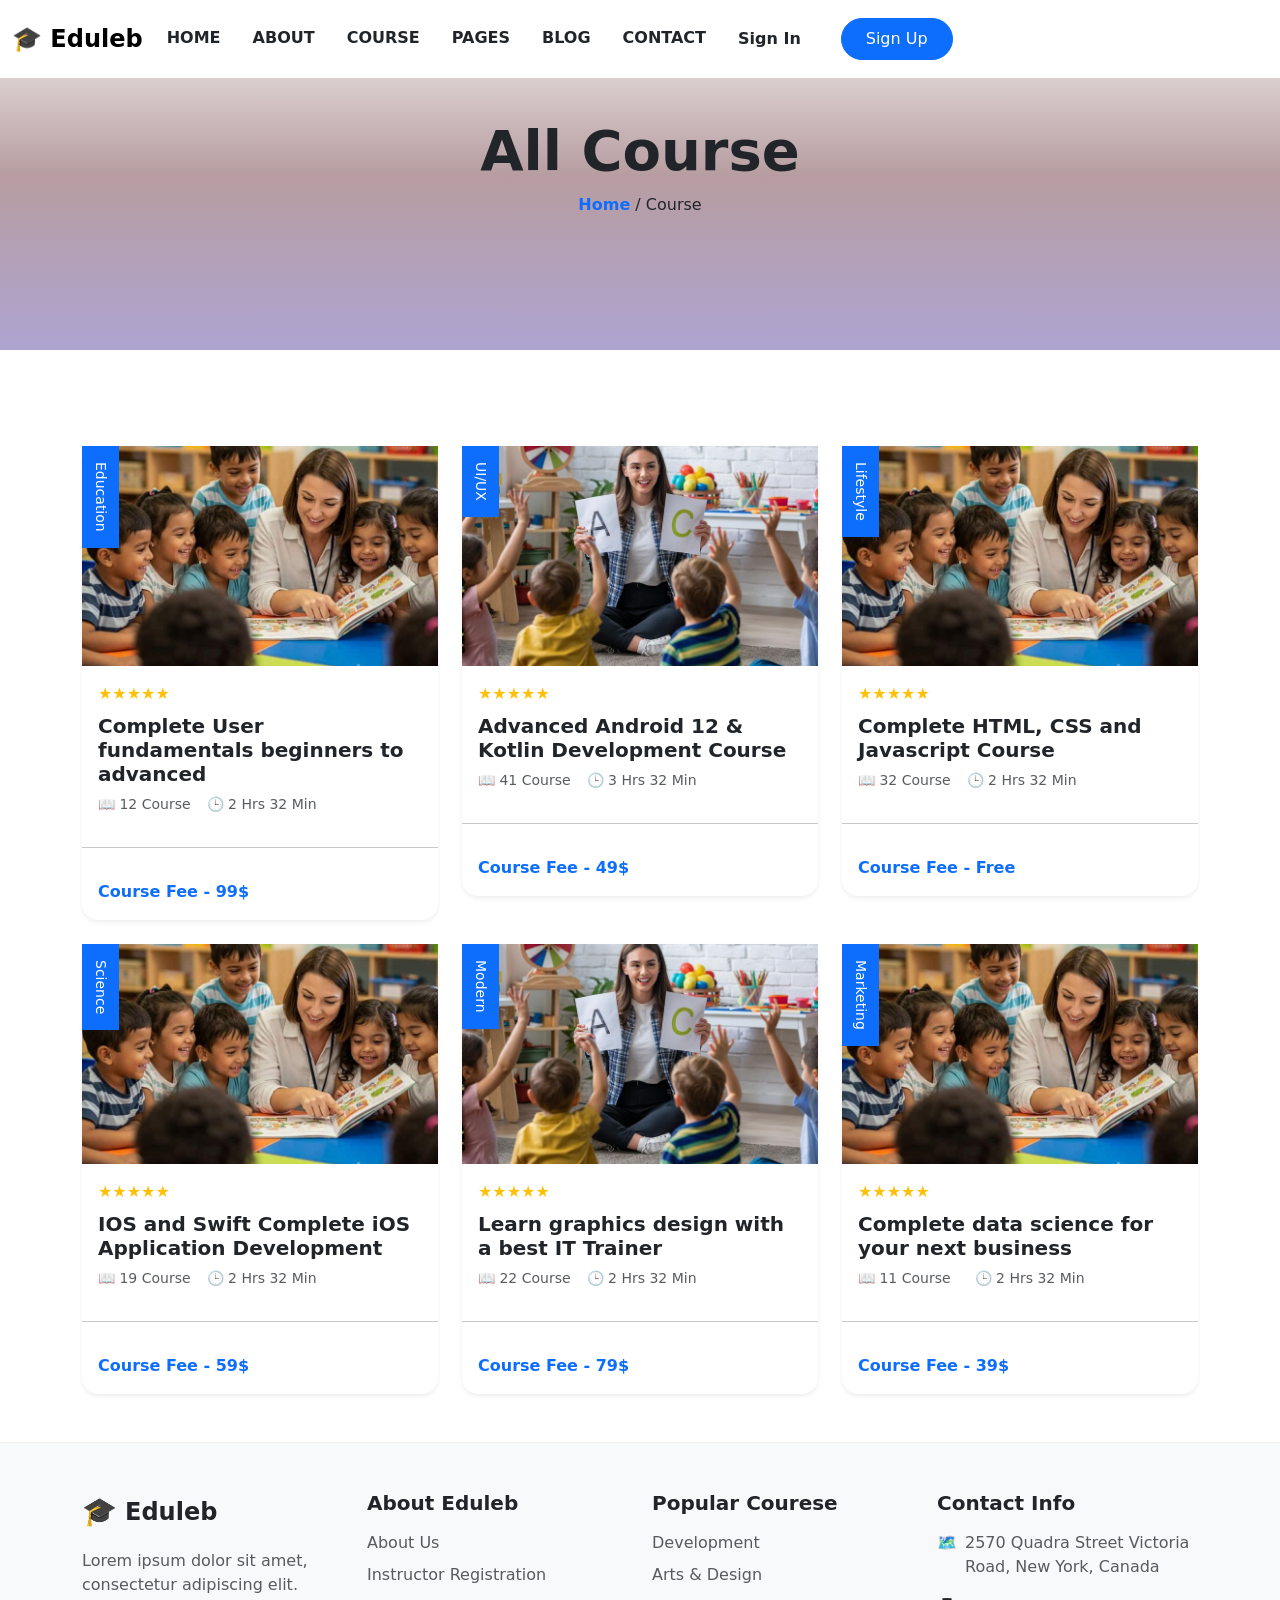
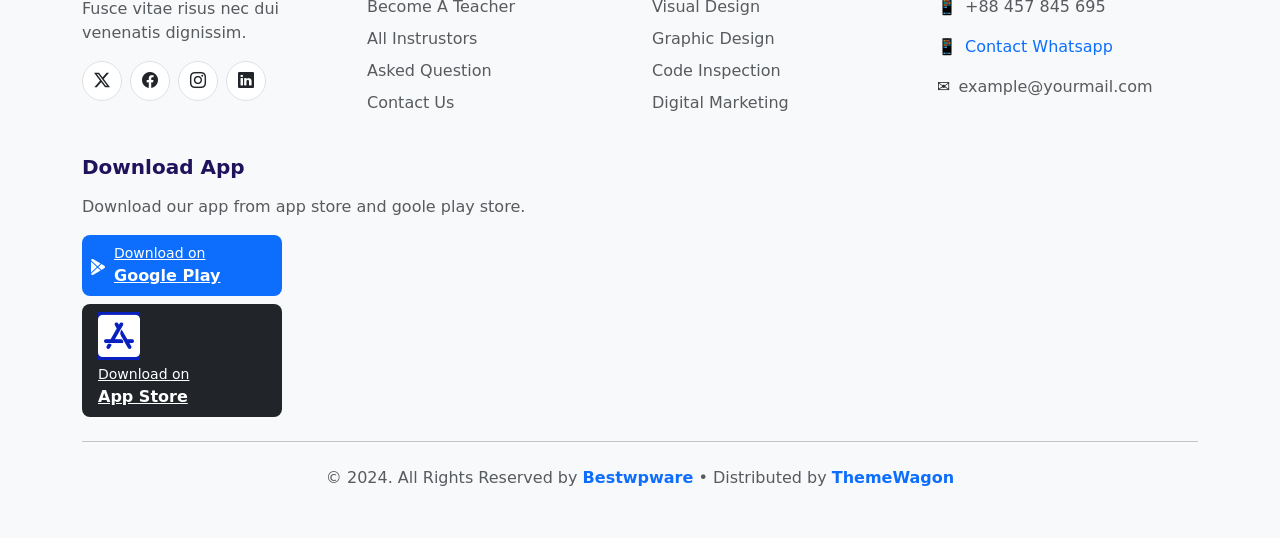
<file: course.html>
<!DOCTYPE html>
<html lang="en">
<head>
    <meta charset="UTF-8">
    <meta name="viewport" content="width=device-width, initial-scale=1.0">
    <title>Document</title>
    <link
      rel="stylesheet"
      href="	https://cdn.jsdelivr.net/npm/bootstrap@5.2.3/dist/css/bootstrap.min.css"
    />
    <!--     رابظ ايقوناتت -->
    <link
      rel="stylesheet"
      href="https://cdn.jsdelivr.net/npm/bootstrap-icons@1.13.1/font/bootstrap-icons.min.css"
    />
<!-- ربط مكتبة FontAwesome (للأيقونات الاحترافية مثل أبل) -->
<link rel="stylesheet" href="https://cdnjs.cloudflare.com/ajax/libs/font-awesome/6.5.1/css/all.min.css">
    <!-- اخر درس   ولايقونات        -->
    <link
      rel="stylesheet"
      href="https://cdn.jsdelivr.net/npm/bootstrap-icons@1.13.1/font/bootstrap-icons.min.css"
    />
    <!--عشاان الخطوط تحت راوابط تأكد من هذا الرابط -->
    <link
      href="https://cdn.jsdelivr.net/npm/bootstrap@5.3.0/dist/css/bootstrap.min.css"
      rel="stylesheet"
    />
      <style>
      .hover-scale {
        transition: transform 0.4s ease;
      }
      .hover-scale:hover {
        transform: scale(1.08);
      }
     
      .btn-hover-red:hover {
        background-color: rgb(160, 92, 92) !important;
      }
    </style>
</head>
<body>
    
 <div class="navbar navbar-expand-lg bg-white py-3 fixed-top">
      <div class="container-fluid">
        <a class="navbar-brand fw-bold fs-4" href="#">🎓 Eduleb</a>
        <button
          class="navbar-toggler"
          type="button"
          data-bs-toggle="offcanvas"
          data-bs-target="#offcanvasExample"
          data-bs-content="offcanvasExample"
        >
          <span class="navbar-toggler-icon"></span>
        </button>

        <div
          class="offcanvas offcanvas-end bg-dark text-white"
          tabindex="-1"
          id="offcanvasExample"
          data-bs-scroll="true"
          data-bs-backdrop="false"
        >
          <div class="offcanvas-header">
            <h5 class="offcanvas-title">menu</h5>
            <button
              type="button"
              class="btn-close"
              data-bs-dismiss="offcanvas"
            ></button>
          </div>
          <div class="offcanvas-body bg-white">
            <ul class="navbar-nav gap-3">
              <li class="nav-item">
                <a class="nav-link fw-semibold text-dark" href="./index.html">HOME</a>
              </li>
              <li class="nav-item">
                <a class="nav-link fw-semibold text-dark" href="./abut.html">ABOUT</a>
              </li>
              <li class="nav-item">
                <a class="nav-link fw-semibold text-dark" href="./course.html">COURSE</a>
              </li>
              <li class="nav-item">
                <a class="nav-link fw-semibold text-dark" href="./pages.html">PAGES</a>
              </li>
              <li class="nav-item">
                <a class="nav-link fw-semibold text-dark" href="./blog.html">BLOG</a>
              </li>
              <li class="nav-item">
                <a class="nav-link fw-semibold text-dark" href="./acont.html">CONTACT</a>
              </li>
            </ul>
            <div class="d-none d-lg-flex align-items-center gap-3">
              <a
                href="#"
                class="fw-semibold text-dark text-decoration-none px-4 py-2"
                >Sign In</a
              >
              <a href="./acont.html" class="btn btn-primary rounded-pill px-4 py-2"
                >Sign Up</a
              >
            </div>
          </div>
        </div>
      </div>
    </div>


<div class="py-5 text-center" style="background: linear-gradient(#f7f6f3 0%, #b79da1 50%, #aea4d1 100%); min-height:350px; display:flex; align-items:center;">
  <div class="container">
    <h1 class="fw-bold display-4">All Course</h1>
    <p class="mt-2">
      <a href="index.html" class="text-primary text-decoration-none fw-semibold">Home</a>
      <span class="text-dark"> /  Course</span>
    </p>
  </div>
</div>





    <div class="py-5">
      <div class="container">
        <div class="row g-4 mt-4">
          <div class="col-md-4">
            <div class="bg-white rounded-4 shadow-sm">
              <div class="position-relative">
                <img
                  src="./4.jpg"
                  class="w-100"
                  style="height: 220px; object-fit: cover"
                />
                <span
                  class="position-absolute top-0 start-0 bg-primary text-white px-2 py-3 small btn-hover-red"
                  style="writing-mode: vertical-rl"
                  >Education</span
                >
              </div>
              <div class="p-3">
                <div class="text-warning mb-2">★★★★★</div>
                <h5 class="fw-bold">
                  Complete User fundamentals beginners to advanced
                </h5>
                <div class="text-muted small d-flex gap-3">
                  <span>📖 12 Course</span>
                  <span>🕒 2 Hrs 32 Min</span>
                </div>
              </div>
              <hr />
              <div class="p-3 fw-semibold text-primary">Course Fee - 99$</div>
            </div>
          </div>

          <div class="col-md-4">
            <div class="bg-white rounded-4 shadow-sm">
              <div class="position-relative">
                <img
                  src="./5.jpg"
                  class="w-100"
                  style="height: 220px; object-fit: cover"
                  alt="Course"
                />
                <span
                  class="position-absolute top-0 start-0 bg-primary text-white px-2 py-3 small btn-hover-red"
                  style="writing-mode: vertical-rl"
                  >UI/UX</span
                >
              </div>
              <div class="p-3">
                <div class="text-warning mb-2">★★★★★</div>
                <h5 class="fw-bold">
                  Advanced Android 12 & Kotlin Development Course
                </h5>
                <div class="text-muted small d-flex gap-3">
                  <span>📖 41 Course</span>
                  <span>🕒 3 Hrs 32 Min</span>
                </div>
              </div>
              <hr />
              <div class="p-3 fw-semibold text-primary">Course Fee - 49$</div>
            </div>
          </div>

          <div class="col-md-4">
            <div class="bg-white rounded-4 shadow-sm">
              <div class="position-relative">
                <img
                  src="./4.jpg"
                  class="w-100"
                  style="height: 220px; object-fit: cover"
                  alt="Course"
                />
                <span
                  class="position-absolute top-0 start-0 bg-primary text-white px-2 py-3 small btn-hover-red"
                  style="writing-mode: vertical-rl"
                  >Lifestyle</span
                >
              </div>
              <div class="p-3">
                <div class="text-warning mb-2">★★★★★</div>
                <h5 class="fw-bold">
                  Complete HTML, CSS and Javascript Course
                </h5>
                <div class="text-muted small d-flex gap-3">
                  <span>📖 32 Course</span>
                  <span>🕒 2 Hrs 32 Min</span>
                </div>
              </div>
              <hr />
              <div class="p-3 fw-semibold text-primary">Course Fee - Free</div>
            </div>
          </div>

          <div class="col-md-4">
            <div class="bg-white rounded-4 shadow-sm">
              <div class="position-relative">
                <img
                  src="./4.jpg"
                  class="w-100"
                  style="height: 220px; object-fit: cover"
                  alt="Course"
                />
                <span
                  class="position-absolute top-0 start-0 bg-primary text-white px-2 py-3 small btn-hover-red"
                  style="writing-mode: vertical-rl"
                  >Science</span
                >
              </div>
              <div class="p-3">
                <div class="text-warning mb-2">★★★★★</div>
                <h5 class="fw-bold">
                  IOS and Swift Complete iOS Application Development
                </h5>
                <div class="text-muted small d-flex gap-3">
                  <span>📖 19 Course</span>
                  <span>🕒 2 Hrs 32 Min</span>
                </div>
              </div>
              <hr />
              <div class="p-3 fw-semibold text-primary">Course Fee - 59$</div>
            </div>
          </div>

          <div class="col-md-4">
            <div class="bg-white rounded-4 shadow-sm">
              <div class="position-relative">
                <img
                  src="./5.jpg"
                  class="w-100"
                  style="height: 220px; object-fit: cover"
                  alt="Course"
                />
                <span
                  class="position-absolute top-0 start-0 bg-primary text-white px-2 py-3 small btn-hover-red"
                  style="writing-mode: vertical-rl"
                  >Modern</span
                >
              </div>
              <div class="p-3">
                <div class="text-warning mb-2">★★★★★</div>
                <h5 class="fw-bold">
                  Learn graphics design with a best IT Trainer
                </h5>
                <div class="text-muted small d-flex gap-3">
                  <span>📖 22 Course</span>
                  <span>🕒 2 Hrs 32 Min</span>
                </div>
              </div>
              <hr />
              <div class="p-3 fw-semibold text-primary">Course Fee - 79$</div>
            </div>
          </div>

          <div class="col-md-4">
            <div class="bg-white rounded-4 shadow-sm">
              <div class="position-relative">
                <img
                  src="./4.jpg"
                  class="w-100"
                  style="height: 220px; object-fit: cover"
                  alt="Course"
                />
                <span
                  class="position-absolute top-0 start-0 bg-primary text-white px-2 py-3 small btn-hover-red"
                  style="writing-mode: vertical-rl"
                  >Marketing</span
                >
              </div>
              <div class="p-3">
                <div class="text-warning mb-2">★★★★★</div>
                <h5 class="fw-bold">
                  Complete data science for your next business
                </h5>
                <div class="text-muted small d-flex gap-4">
                  <span>📖 11 Course</span>
                  <span>🕒 2 Hrs 32 Min</span>
                </div>
              </div>
              <hr />
              <div class="p-3 fw-semibold text-primary">Course Fee - 39$</div>
            </div>
          </div>
        </div>
      </div>
    </div>



   













    



<footer class="py-5 bg-light" style="border-top: 1px solid #f1f3ec ">
  <div class="container">
    <div class="row g-4">
      <div class="col-md-3 col-6">
        <a href="#" class="d-flex align-items-center gap-2 text-decoration-none mb-3">
          <span class="fs-3">🎓</span>
          <span class="fw-bold fs-4 text-dark">Eduleb</span>
        </a>
        <p class="text-muted">
          Lorem ipsum dolor sit amet, consectetur adipiscing elit. Fusce vitae risus nec dui
          venenatis dignissim.
        </p>
        <div class="d-flex gap-2 mt-3">
          <a href="#" class="bg-white border rounded-circle d-flex align-items-center justify-content-center text-dark btn-hover-red" style="width:40px;height:40px;"><i class="bi bi-twitter-x"></i></a>
          <a href="#" class="bg-white border rounded-circle d-flex align-items-center justify-content-center text-dark btn-hover-red" style="width:40px;height:40px;"><i class="bi bi-facebook"></i></a>
          <a href="#" class="bg-white border rounded-circle d-flex align-items-center justify-content-center text-dark btn-hover-red" style="width:40px;height:40px;"><i class="bi bi-instagram"></i></a>
          <a href="#" class="bg-white border rounded-circle d-flex align-items-center justify-content-center text-dark btn-hover-red" style="width:40px;height:40px;"><i class="bi bi-linkedin"></i></a>
        </div>
      </div>

   
      <div class="col-md-3 col-6">
        <h5 class="fw-bold mb-3">About Eduleb</h5>
        <ul class="list-unstyled">
          <li class="mb-2"><a href="#" class="link-primary text-muted text-decoration-none ">About Us</a></li>
          <li class="mb-2"><a href="#" class="link-primary text-muted text-decoration-none">Instructor Registration</a></li>
          <li class="mb-2"><a href="#" class="link-primary text-muted text-decoration-none">Become A Teacher</a></li>
          <li class="mb-2"><a href="#" class="link-primary text-muted text-decoration-none">All Instrustors</a></li>
          <li class="mb-2"><a href="#" class="link-primary text-muted text-decoration-none">Asked Question</a></li>
          <li class="mb-2"><a href="#" class="link-primary text-muted text-decoration-none">Contact Us</a></li>
        </ul>
      </div>

  
      <div class="col-md-3 col-6">
        <h5 class="fw-bold mb-3">Popular Courese</h5>
        <ul class="list-unstyled">
          <li class="mb-2"><a href="#" class="link-primary text-muted text-decoration-none">Development</a></li>
          <li class="mb-2"><a href="#" class="link-primary text-muted text-decoration-none">Arts & Design</a></li>
          <li class="mb-2"><a href="#" class="link-primary text-muted text-decoration-none">Visual Design</a></li>
          <li class="mb-2"><a href="#" class="link-primary text-muted text-decoration-none">Graphic Design</a></li>
          <li class="mb-2"><a href="#" class="link-primary text-muted text-decoration-none">Code Inspection</a></li>
          <li class="mb-2"><a href="#" class="link-primary text-muted text-decoration-none">Digital Marketing</a></li>
        </ul>
      </div>

    
      <div class="col-md-3 col-6">
        <h5 class="fw-bold mb-3">Contact Info</h5>
        <div class="d-flex gap-2 mb-3">
          <span>🗺️</span>
          <span class="text-muted">2570 Quadra Street Victoria Road, New York, Canada</span>
        </div>
        <div class="d-flex gap-2 mb-3">
          <span>📱</span>
          <span class="text-muted">+88 457 845 695</span>
        </div>
        <div class="d-flex gap-2 mb-3">
          <span>📱</span>
          <a href="#" class="text-primary text-decoration-none">Contact Whatsapp</a>
        </div>
        <div class="d-flex gap-2 mb-3">
          <span>✉️</span>
          <span class="text-muted">example@yourmail.com</span>
        </div>
      </div>

     
      <div class="col-md-12">
        <h5 class="fw-bold mb-3" style="color: rgb(32, 18, 91);"
        >Download App</h5>
        <p class="text-muted">
          Download our app from app store and goole play store.
        </p>
        <a href="#" class="d-flex align-items-center gap-2 bg-primary text-white rounded-3 p-2 mb-2" style="width:200px;">
          <span class="fs-4"><svg xmlns="http://www.w3.org/2000/svg" width="16" height="16" fill="currentColor" class="bi bi-google-play" viewBox="0 0 16 16">
  <path d="M14.222 9.374c1.037-.61 1.037-2.137 0-2.748L11.528 5.04 8.32 8l3.207 2.96zm-3.595 2.116L7.583 8.68 1.03 14.73c.201 1.029 1.36 1.61 2.303 1.055zM1 13.396V2.603L6.846 8zM1.03 1.27l6.553 6.05 3.044-2.81L3.333.215C2.39-.341 1.231.24 1.03 1.27"/>
</svg></span>
          <span>
            <small class="d-block">Download on</small>
            <strong>Google Play</strong>
          </span>
        </a>
        <a href="#" class="d-flex align-items-center gap-2 bg-dark text-white rounded-3 p-2" style="width:200px;">
          <span class="fs-4"></span>
          <span>
            <span class="fs-4"><i class="fa-brands fa-app-store-ios fa-2x" style="color: #fff; background-color: rgb(8, 32, 189);"></i></span>
            <small class="d-block">Download on</small>
            <strong>App Store</strong>
          </span>
        </a>
      </div>

    </div>

    
    <hr class="my-4">
    <p class="text-center text-muted mb-0">
      © 2024. All Rights Reserved by 
      <a href="#" class="text-primary text-decoration-none fw-semibold">Bestwpware</a>
      • Distributed by <a href="#" class="text-primary text-decoration-none fw-semibold">ThemeWagon</a>
    </p>

  </div>
</footer>






 <script src="	https://cdn.jsdelivr.net/npm/bootstrap@5.2.3/dist/js/bootstrap.bundle.min.js"></script>
    <script src="https://cdn.jsdelivr.net/npm/@popperjs/core@2.11.6/dist/umd/popper.min.js"></script>
  


</body>
</html>
</file>
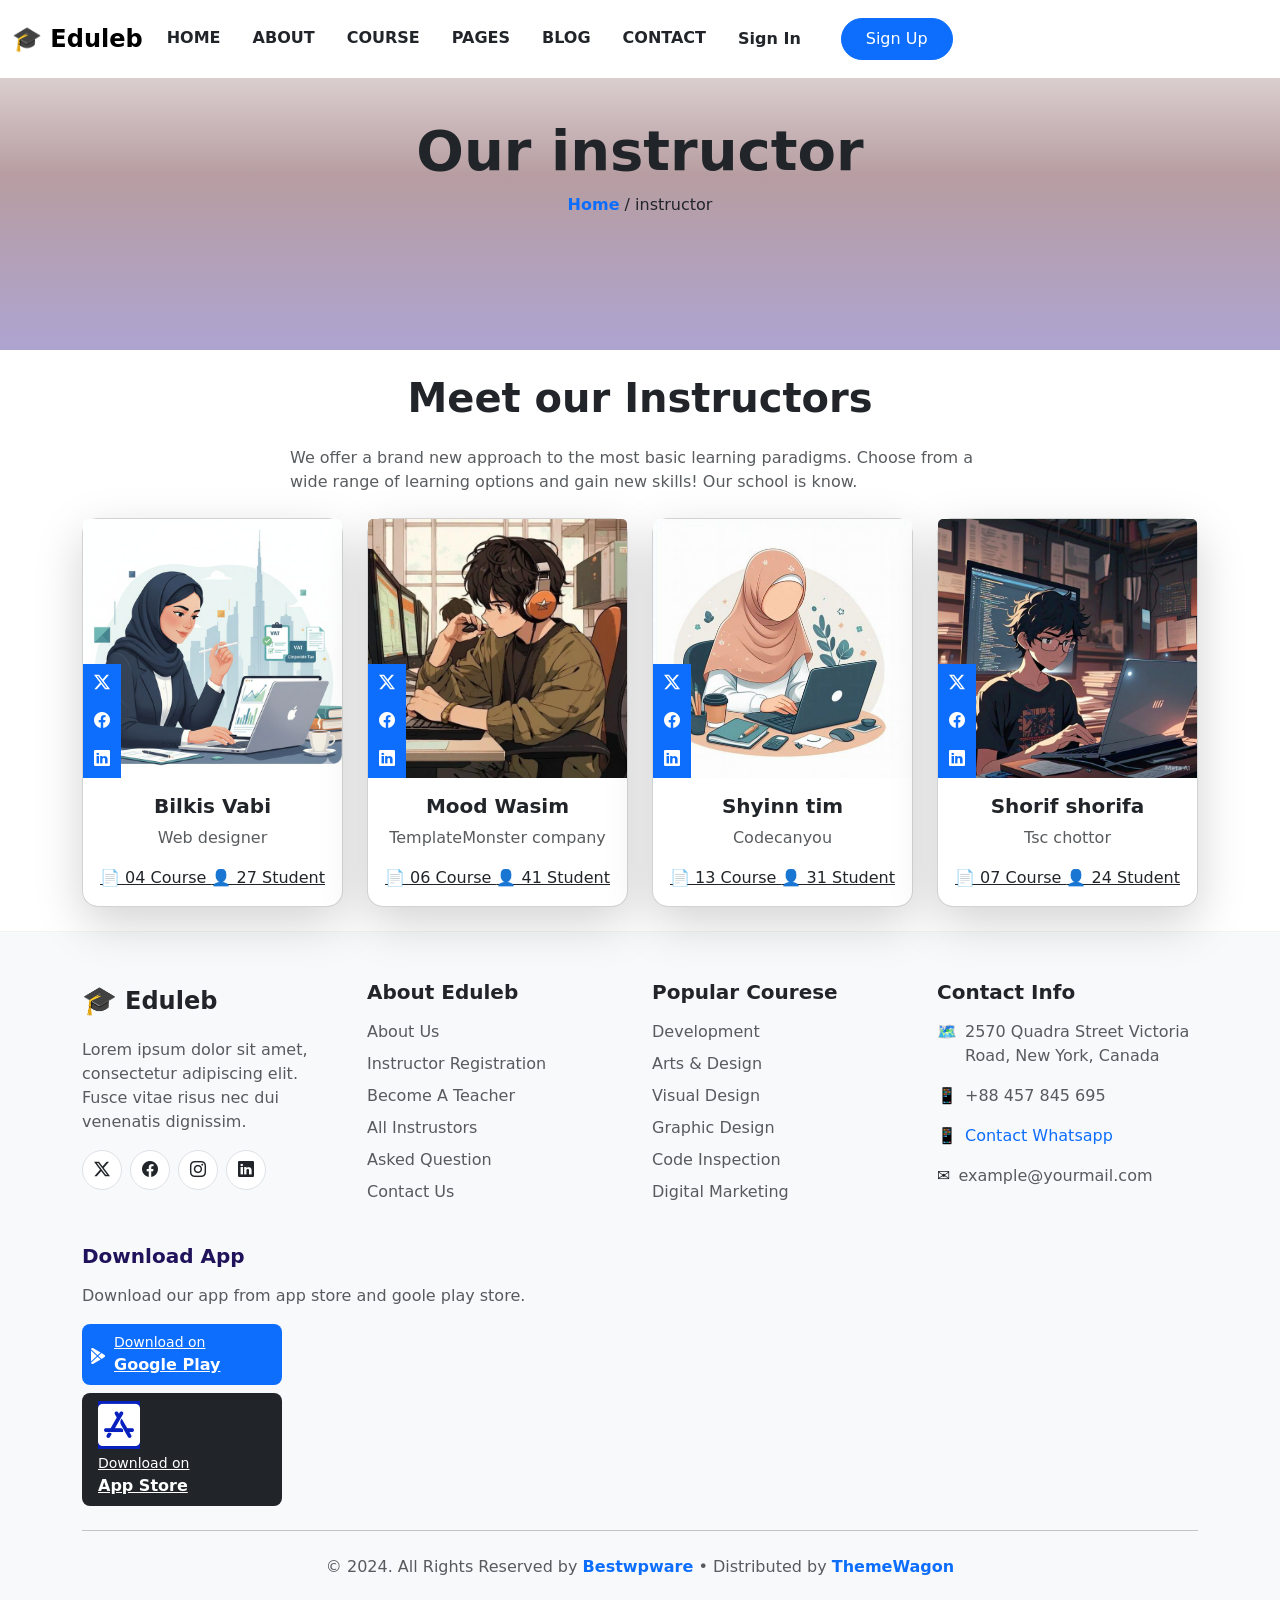
<file: pages.html>
<!DOCTYPE html>
<html lang="en">
<head>
    <meta charset="UTF-8">
    <meta name="viewport" content="width=device-width, initial-scale=1.0">
    <title>Document</title>
    <link
      rel="stylesheet"
      href="	https://cdn.jsdelivr.net/npm/bootstrap@5.2.3/dist/css/bootstrap.min.css"
    />
    <!--     رابظ ايقوناتت -->
    <link
      rel="stylesheet"
      href="https://cdn.jsdelivr.net/npm/bootstrap-icons@1.13.1/font/bootstrap-icons.min.css"
    />
<!-- ربط مكتبة FontAwesome (للأيقونات الاحترافية مثل أبل) -->
<link rel="stylesheet" href="https://cdnjs.cloudflare.com/ajax/libs/font-awesome/6.5.1/css/all.min.css">
    <!-- اخر درس   ولايقونات        -->
    <link
      rel="stylesheet"
      href="https://cdn.jsdelivr.net/npm/bootstrap-icons@1.13.1/font/bootstrap-icons.min.css"
    />
    <!--عشاان الخطوط تحت راوابط تأكد من هذا الرابط -->
    <link
      href="https://cdn.jsdelivr.net/npm/bootstrap@5.3.0/dist/css/bootstrap.min.css"
      rel="stylesheet"
    />
      <style>
      .hover-scale {
        transition: transform 0.4s ease;
      }
      .hover-scale:hover {
        transform: scale(1.08);
      }
     
      .btn-hover-red:hover {
        background-color: rgb(160, 92, 92) !important;
      }
    </style>
</head>
<body>
    
 <div class="navbar navbar-expand-lg bg-white py-3 fixed-top">
      <div class="container-fluid">
        <a class="navbar-brand fw-bold fs-4" href="#">🎓 Eduleb</a>
        <button
          class="navbar-toggler"
          type="button"
          data-bs-toggle="offcanvas"
          data-bs-target="#offcanvasExample"
          data-bs-content="offcanvasExample"
        >
          <span class="navbar-toggler-icon"></span>
        </button>

        <div
          class="offcanvas offcanvas-end bg-dark text-white"
          tabindex="-1"
          id="offcanvasExample"
          data-bs-scroll="true"
          data-bs-backdrop="false"
        >
          <div class="offcanvas-header">
            <h5 class="offcanvas-title">menu</h5>
            <button
              type="button"
              class="btn-close"
              data-bs-dismiss="offcanvas"
            ></button>
          </div>
          <div class="offcanvas-body bg-white">
            <ul class="navbar-nav gap-3">
              <li class="nav-item">
                <a class="nav-link fw-semibold text-dark" href="./index.html">HOME</a>
              </li>
              <li class="nav-item">
                <a class="nav-link fw-semibold text-dark" href="./abut.html">ABOUT</a>
              </li>
              <li class="nav-item">
                <a class="nav-link fw-semibold text-dark" href="./course.html">COURSE</a>
              </li>
              <li class="nav-item">
                <a class="nav-link fw-semibold text-dark" href="./pages.html">PAGES</a>
              </li>
              <li class="nav-item">
                <a class="nav-link fw-semibold text-dark" href="./blog.html">BLOG</a>
              </li>
              <li class="nav-item">
                <a class="nav-link fw-semibold text-dark" href="./acont.html">CONTACT</a>
              </li>
            </ul>
            <div class="d-none d-lg-flex align-items-center gap-3">
              <a
                href="#"
                class="fw-semibold text-dark text-decoration-none px-4 py-2"
                >Sign In</a
              >
              <a href="./acont.html" class="btn btn-primary rounded-pill px-4 py-2"
                >Sign Up</a
              >
            </div>
          </div>
        </div>
      </div>
    </div>


<div class="py-5 text-center" style="background: linear-gradient(#f7f6f3 0%, #b79da1 50%, #aea4d1 100%); min-height:350px; display:flex; align-items:center;">
  <div class="container">
    <h1 class="fw-bold display-4">Our instructor</h1>
    <p class="mt-2">
      <a href="index.html" class="text-primary text-decoration-none fw-semibold">Home</a>
      <span class="text-dark"> /  instructor</span>
    </p>
  </div>
</div>


 <div class="py-4">
      <div class="container">
        <h2 class="fw-bold fs-1 text-center">Meet our Instructors</h2>
        <p class="text-muted mx-auto my-4" style="max-width: 700px">
          We offer a brand new approach to the most basic learning paradigms.
          Choose from a wide range of learning options and gain new skills! Our
          school is know.
        </p>
        <div class="row align-items-center g-4">
          <div class="col-md-3 col-6">
            <div class="card rounded-4 shadow-lg h-100 hover-scale">
              <div class="position-relative">
                <img src="./8.jpg" class="card-img-top" />
                <div
                  class="position-absolute bottom-0 start-0 d-flex flex-column"
                >
                  <a
                    href="#"
                    class="bg-primary text-white d-flex align-items-center justify-content-center btn-hover-red"
                    style="width: 38px; height: 38px"
                    ><i class="bi bi-twitter-x"></i
                  ></a>
                  <a
                    href="#"
                    class="bg-primary text-white d-flex align-items-center justify-content-center btn-hover-red"
                    style="width: 38px; height: 38px"
                    ><i class="bi bi-facebook"></i
                  ></a>
                  <a
                    href="#"
                    class="bg-primary text-white d-flex align-items-center justify-content-center btn-hover-red"
                    style="width: 38px; height: 38px"
                    ><i class="bi bi-linkedin"></i
                  ></a>
                </div>
              </div>

              <div class="card-body text-center">
                <h5 class="card-title fw-bold">Bilkis Vabi</h5>
                <p class="card-text text-muted">Web designer</p>
                <div>
                  <span class="text-decoration-underline">📄 04 Course </span>
                  <span class="text-decoration-underline"> 👤 27 Student</span>
                </div>
              </div>
            </div>
          </div>

          <div class="col-md-3 col-6">
            <div class="card rounded-4 shadow-lg h-100 hover-scale">
              <div class="position-relative">
                <img src="./9.jpg" class="card-img-top" />
                <div
                  class="position-absolute bottom-0 start-0 d-flex flex-column"
                >
                  <a
                    href="#"
                    class="bg-primary text-white d-flex align-items-center justify-content-center btn-hover-red"
                    style="width: 38px; height: 38px"
                    ><i class="bi bi-twitter-x"></i
                  ></a>
                  <a
                    href="#"
                    class="bg-primary text-white d-flex align-items-center justify-content-center btn-hover-red"
                    style="width: 38px; height: 38px"
                    ><i class="bi bi-facebook"></i
                  ></a>
                  <a
                    href="#"
                    class="bg-primary text-white d-flex align-items-center justify-content-center btn-hover-red"
                    style="width: 38px; height: 38px"
                    ><i class="bi bi-linkedin"></i
                  ></a>
                </div>
              </div>

              <div class="card-body text-center">
                <h5 class="card-title fw-bold">Mood Wasim</h5>
                <p class="card-text text-muted">TemplateMonster company</p>
                <div>
                  <span class="text-decoration-underline">📄 06 Course </span>
                  <span class="text-decoration-underline"> 👤 41 Student</span>
                </div>
              </div>
            </div>
          </div>

          <div class="col-md-3 col-6">
            <div class="card rounded-4 shadow-lg h-100 hover-scale">
              <div class="position-relative">
                <img src="./7.jpg" class="card-img-top" />
                <div
                  class="position-absolute bottom-0 start-0 d-flex flex-column"
                >
                  <a
                    href="#"
                    class="bg-primary text-white d-flex align-items-center justify-content-center btn-hover-red"
                    style="width: 38px; height: 38px"
                    ><i class="bi bi-twitter-x"></i
                  ></a>
                  <a
                    href="#"
                    class="bg-primary text-white d-flex align-items-center justify-content-center btn-hover-red"
                    style="width: 38px; height: 38px"
                    ><i class="bi bi-facebook"></i
                  ></a>
                  <a
                    href="#"
                    class="bg-primary text-white d-flex align-items-center justify-content-center btn-hover-red"
                    style="width: 38px; height: 38px"
                    ><i class="bi bi-linkedin"></i
                  ></a>
                </div>
              </div>

              <div class="card-body text-center">
                <h5 class="card-title fw-bold">Shyinn tim</h5>
                <p class="card-text text-muted">Codecanyou</p>
                <div>
                  <span class="text-decoration-underline">📄 13 Course </span>
                  <span class="text-decoration-underline"> 👤 31 Student</span>
                </div>
              </div>
            </div>
          </div>

          <div class="col-md-3 col-6">
            <div class="card rounded-4 shadow-lg h-100 hover-scale">
              <div class="position-relative">
                <img src="./10.jpg" class="card-img-top" />
                <div
                  class="position-absolute bottom-0 start-0 d-flex flex-column"
                >
                  <a
                    href="#"
                    class="bg-primary text-white d-flex align-items-center justify-content-center btn-hover-red"
                    style="width: 38px; height: 38px"
                    ><i class="bi bi-twitter-x"></i
                  ></a>
                  <a
                    href="#"
                    class="bg-primary text-white d-flex align-items-center justify-content-center btn-hover-red"
                    style="width: 38px; height: 38px"
                    ><i class="bi bi-facebook"></i
                  ></a>
                  <a
                    href="#"
                    class="bg-primary text-white d-flex align-items-center justify-content-center btn-hover-red"
                    style="width: 38px; height: 38px"
                    ><i class="bi bi-linkedin"></i
                  ></a>
                </div>
              </div>

              <div class="card-body text-center">
                <h5 class="card-title fw-bold">Shorif shorifa</h5>
                <p class="card-text text-muted">Tsc chottor</p>
                <div>
                  <span class="text-decoration-underline">📄 07 Course </span>
                  <span class="text-decoration-underline"> 👤 24 Student</span>
                </div>
              </div>
            </div>
          </div>
        </div>
      </div>
    </div>







   













    



<footer class="py-5 bg-light" style="border-top: 1px solid #f1f3ec ">
  <div class="container">
    <div class="row g-4">
      <div class="col-md-3 col-6">
        <a href="#" class="d-flex align-items-center gap-2 text-decoration-none mb-3">
          <span class="fs-3">🎓</span>
          <span class="fw-bold fs-4 text-dark">Eduleb</span>
        </a>
        <p class="text-muted">
          Lorem ipsum dolor sit amet, consectetur adipiscing elit. Fusce vitae risus nec dui
          venenatis dignissim.
        </p>
        <div class="d-flex gap-2 mt-3">
          <a href="#" class="bg-white border rounded-circle d-flex align-items-center justify-content-center text-dark btn-hover-red" style="width:40px;height:40px;"><i class="bi bi-twitter-x"></i></a>
          <a href="#" class="bg-white border rounded-circle d-flex align-items-center justify-content-center text-dark btn-hover-red" style="width:40px;height:40px;"><i class="bi bi-facebook"></i></a>
          <a href="#" class="bg-white border rounded-circle d-flex align-items-center justify-content-center text-dark btn-hover-red" style="width:40px;height:40px;"><i class="bi bi-instagram"></i></a>
          <a href="#" class="bg-white border rounded-circle d-flex align-items-center justify-content-center text-dark btn-hover-red" style="width:40px;height:40px;"><i class="bi bi-linkedin"></i></a>
        </div>
      </div>

   
      <div class="col-md-3 col-6">
        <h5 class="fw-bold mb-3">About Eduleb</h5>
        <ul class="list-unstyled">
          <li class="mb-2"><a href="#" class="link-primary text-muted text-decoration-none ">About Us</a></li>
          <li class="mb-2"><a href="#" class="link-primary text-muted text-decoration-none">Instructor Registration</a></li>
          <li class="mb-2"><a href="#" class="link-primary text-muted text-decoration-none">Become A Teacher</a></li>
          <li class="mb-2"><a href="#" class="link-primary text-muted text-decoration-none">All Instrustors</a></li>
          <li class="mb-2"><a href="#" class="link-primary text-muted text-decoration-none">Asked Question</a></li>
          <li class="mb-2"><a href="#" class="link-primary text-muted text-decoration-none">Contact Us</a></li>
        </ul>
      </div>

  
      <div class="col-md-3 col-6">
        <h5 class="fw-bold mb-3">Popular Courese</h5>
        <ul class="list-unstyled">
          <li class="mb-2"><a href="#" class="link-primary text-muted text-decoration-none">Development</a></li>
          <li class="mb-2"><a href="#" class="link-primary text-muted text-decoration-none">Arts & Design</a></li>
          <li class="mb-2"><a href="#" class="link-primary text-muted text-decoration-none">Visual Design</a></li>
          <li class="mb-2"><a href="#" class="link-primary text-muted text-decoration-none">Graphic Design</a></li>
          <li class="mb-2"><a href="#" class="link-primary text-muted text-decoration-none">Code Inspection</a></li>
          <li class="mb-2"><a href="#" class="link-primary text-muted text-decoration-none">Digital Marketing</a></li>
        </ul>
      </div>

    
      <div class="col-md-3 col-6">
        <h5 class="fw-bold mb-3">Contact Info</h5>
        <div class="d-flex gap-2 mb-3">
          <span>🗺️</span>
          <span class="text-muted">2570 Quadra Street Victoria Road, New York, Canada</span>
        </div>
        <div class="d-flex gap-2 mb-3">
          <span>📱</span>
          <span class="text-muted">+88 457 845 695</span>
        </div>
        <div class="d-flex gap-2 mb-3">
          <span>📱</span>
          <a href="#" class="text-primary text-decoration-none">Contact Whatsapp</a>
        </div>
        <div class="d-flex gap-2 mb-3">
          <span>✉️</span>
          <span class="text-muted">example@yourmail.com</span>
        </div>
      </div>

     
      <div class="col-md-12">
        <h5 class="fw-bold mb-3" style="color: rgb(32, 18, 91);"
        >Download App</h5>
        <p class="text-muted">
          Download our app from app store and goole play store.
        </p>
        <a href="#" class="d-flex align-items-center gap-2 bg-primary text-white rounded-3 p-2 mb-2" style="width:200px;">
          <span class="fs-4"><svg xmlns="http://www.w3.org/2000/svg" width="16" height="16" fill="currentColor" class="bi bi-google-play" viewBox="0 0 16 16">
  <path d="M14.222 9.374c1.037-.61 1.037-2.137 0-2.748L11.528 5.04 8.32 8l3.207 2.96zm-3.595 2.116L7.583 8.68 1.03 14.73c.201 1.029 1.36 1.61 2.303 1.055zM1 13.396V2.603L6.846 8zM1.03 1.27l6.553 6.05 3.044-2.81L3.333.215C2.39-.341 1.231.24 1.03 1.27"/>
</svg></span>
          <span>
            <small class="d-block">Download on</small>
            <strong>Google Play</strong>
          </span>
        </a>
        <a href="#" class="d-flex align-items-center gap-2 bg-dark text-white rounded-3 p-2" style="width:200px;">
          <span class="fs-4"></span>
          <span>
            <span class="fs-4"><i class="fa-brands fa-app-store-ios fa-2x" style="color: #fff; background-color: rgb(8, 32, 189);"></i></span>
            <small class="d-block">Download on</small>
            <strong>App Store</strong>
          </span>
        </a>
      </div>

    </div>

    
    <hr class="my-4">
    <p class="text-center text-muted mb-0">
      © 2024. All Rights Reserved by 
      <a href="#" class="text-primary text-decoration-none fw-semibold">Bestwpware</a>
      • Distributed by <a href="#" class="text-primary text-decoration-none fw-semibold">ThemeWagon</a>
    </p>

  </div>
</footer>






 <script src="	https://cdn.jsdelivr.net/npm/bootstrap@5.2.3/dist/js/bootstrap.bundle.min.js"></script>
    <script src="https://cdn.jsdelivr.net/npm/@popperjs/core@2.11.6/dist/umd/popper.min.js"></script>
  


</body>
</html>
</file>
